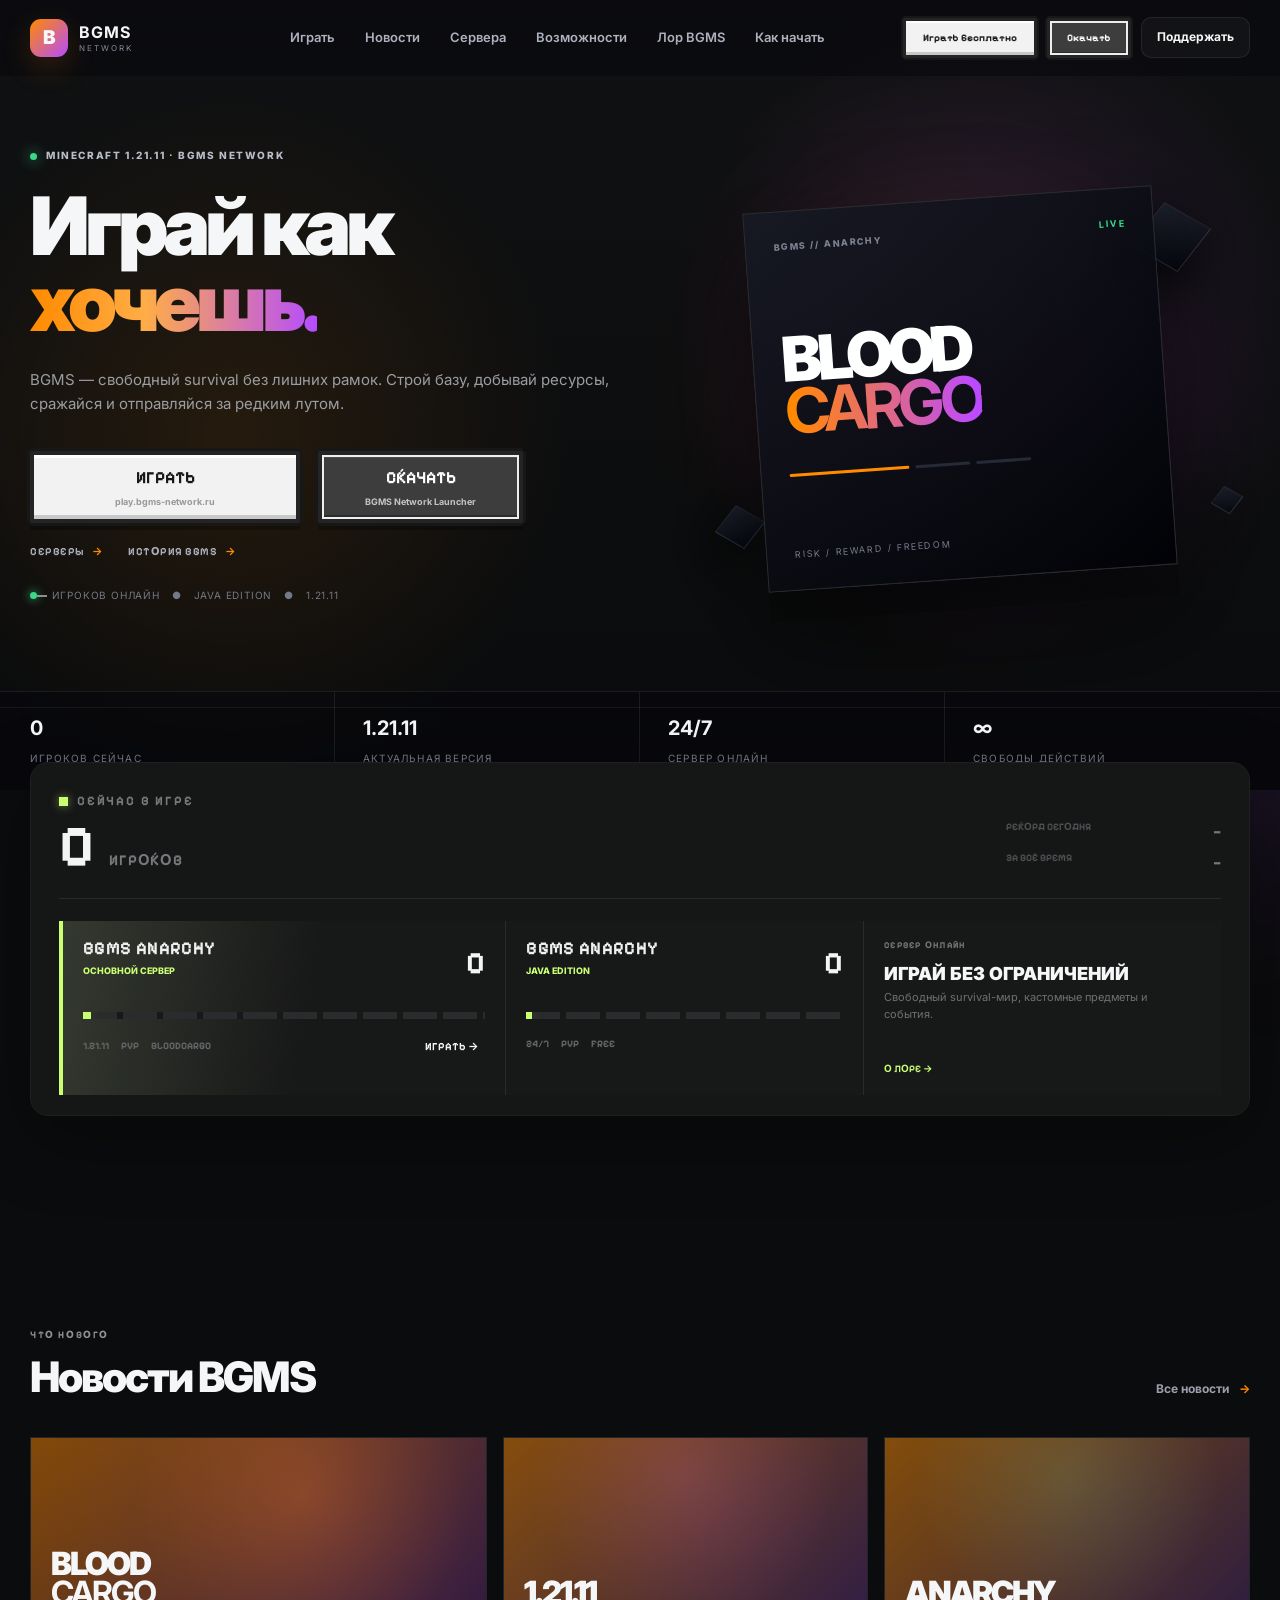
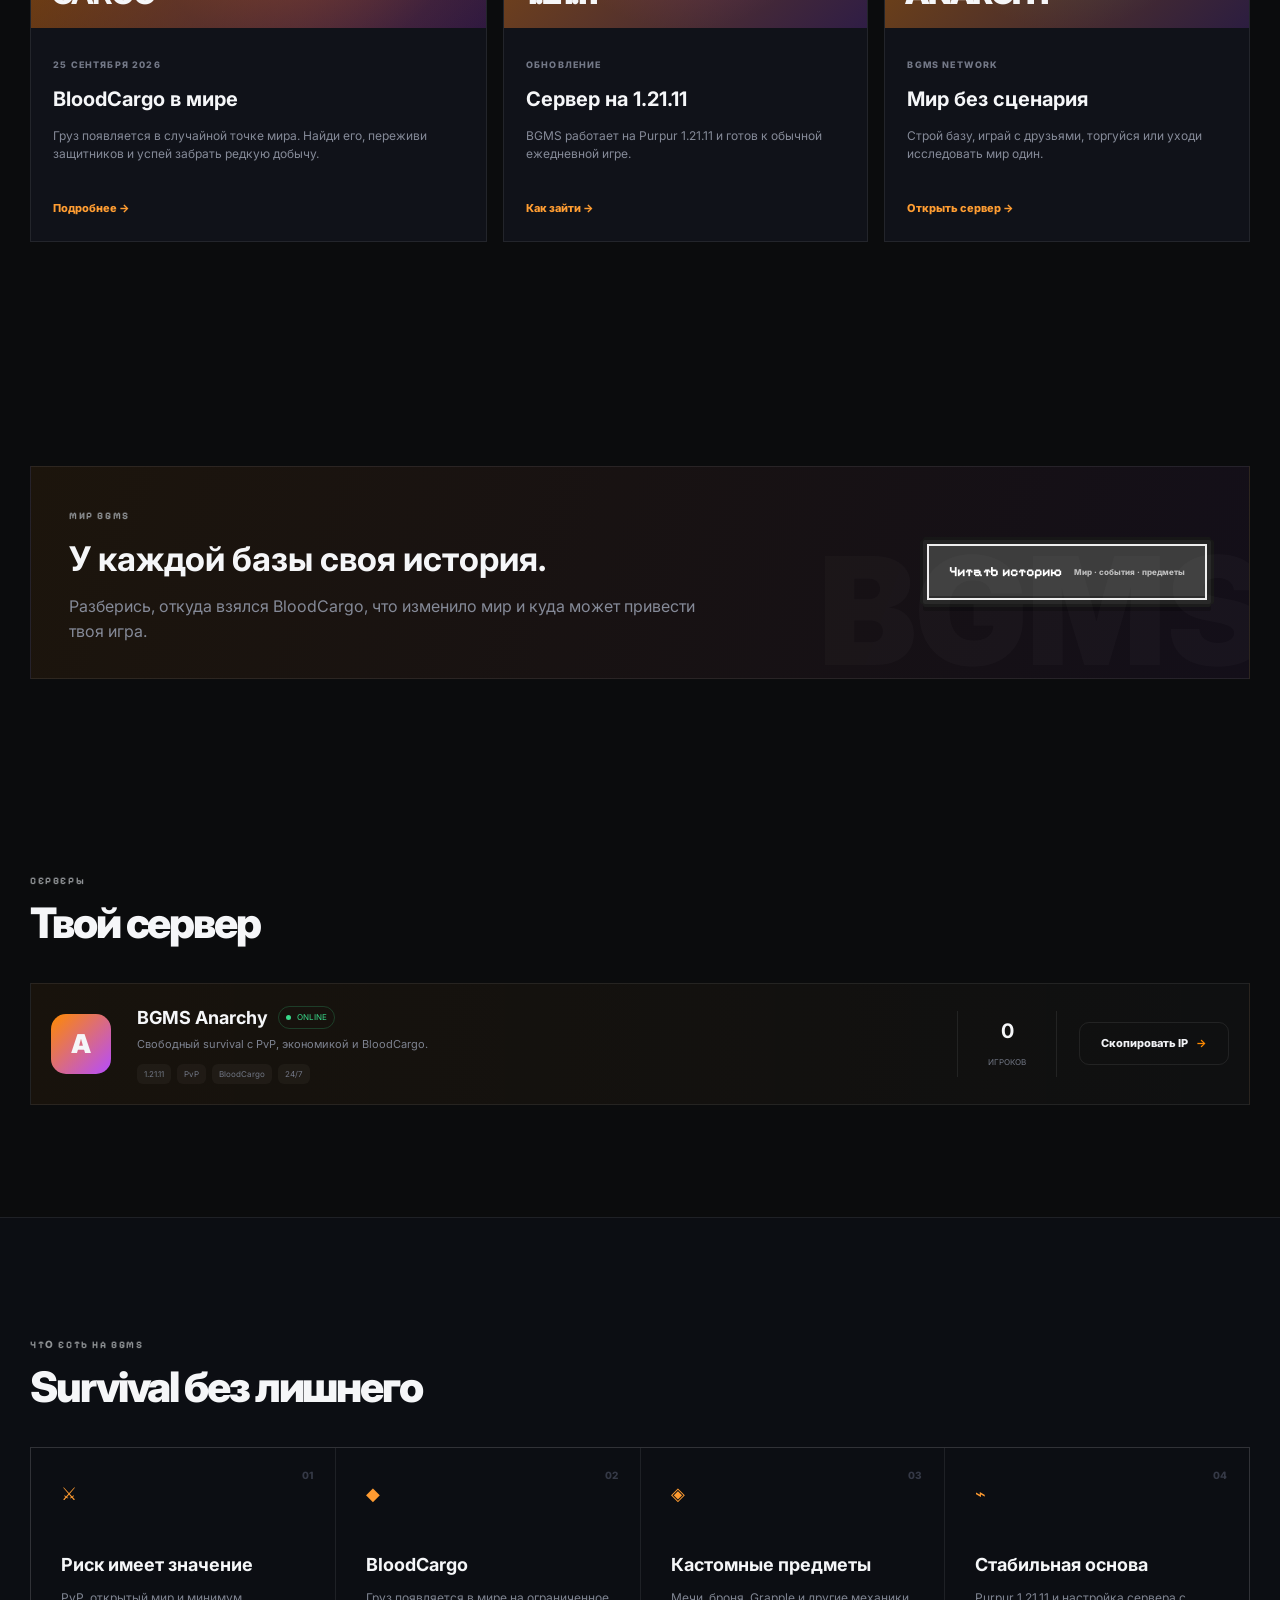
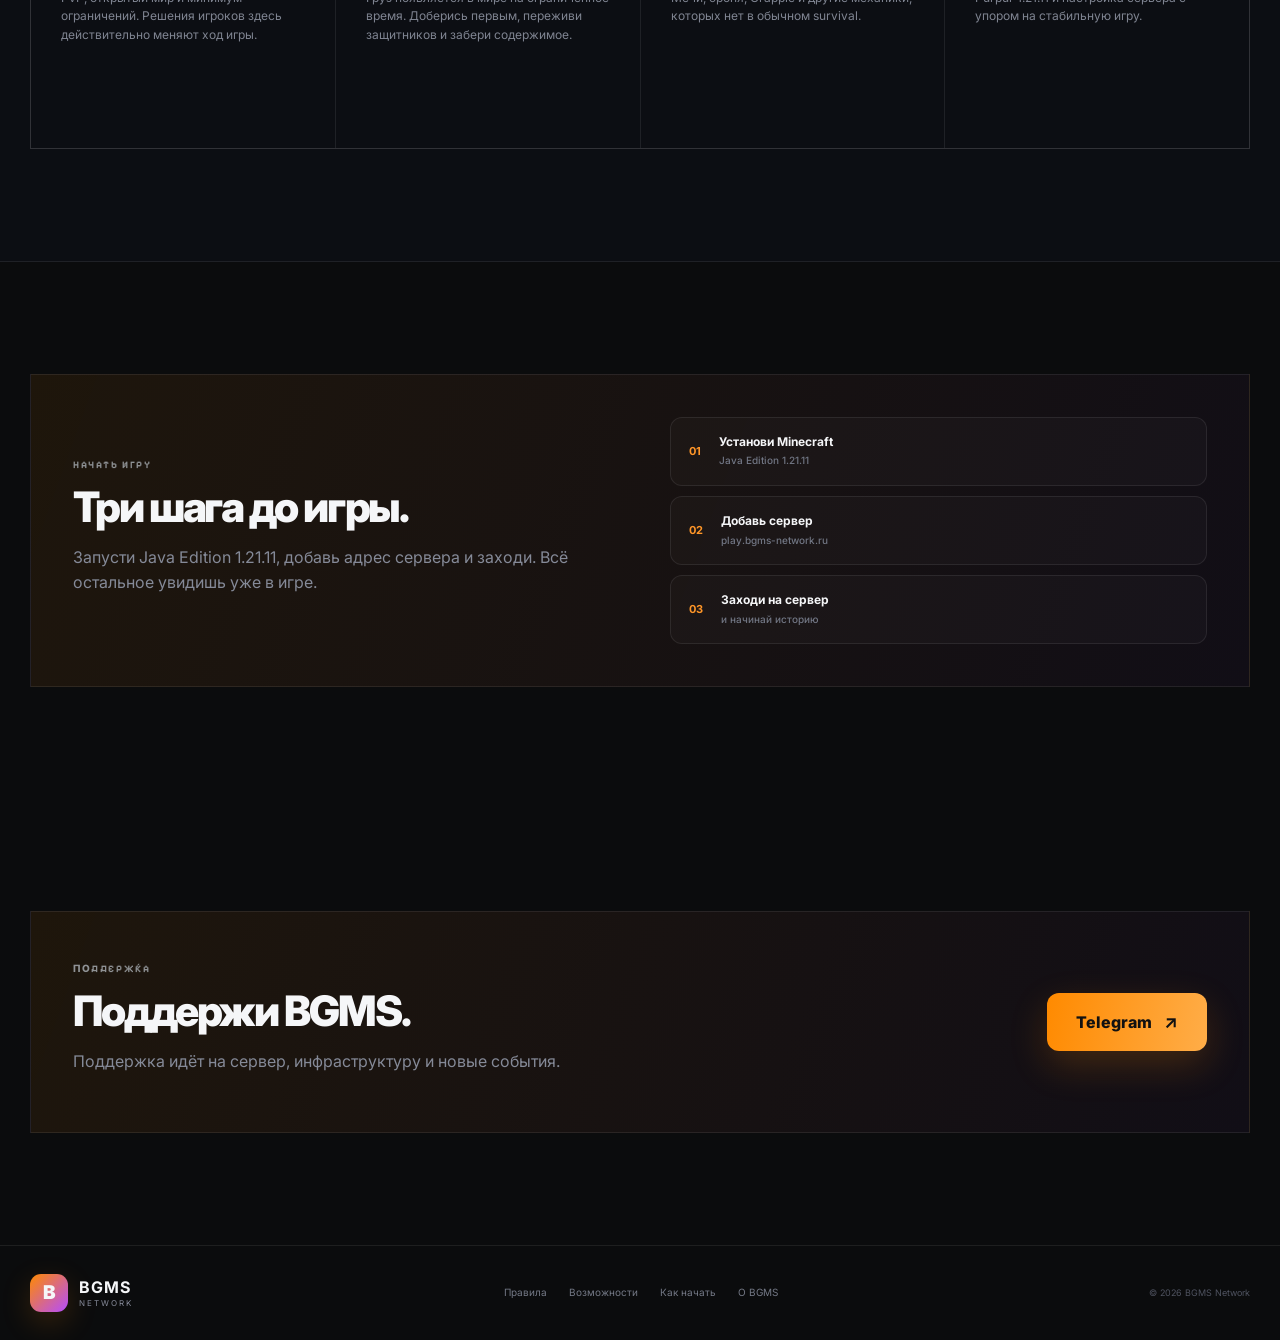
<file: index.html>
<!doctype html>
<html lang="ru">
<head>
  <meta charset="utf-8">
  <meta name="viewport" content="width=device-width,initial-scale=1">
  <title>BGMS Network — Anarchy</title>
  <meta name="description" content="BGMS Network — анархия на Minecraft 1.21.11. PvP, BloodCargo и свободный мир.">
  <meta name="theme-color" content="#0b0c12">
  <link rel="icon" href="data:image/svg+xml,%3Csvg xmlns='http://www.w3.org/2000/svg' viewBox='0 0 128 128'%3E%3Crect width='128' height='128' rx='30' fill='%230b0c12'/%3E%3Cpath d='M24 90V38h17l23 28V38h16v52H63L40 62v28z' fill='%23ff8a00'/%3E%3C/svg%3E">
  <link rel="preconnect" href="https://fonts.googleapis.com">
  <link rel="preconnect" href="https://fonts.gstatic.com" crossorigin>
  <link href="https://fonts.googleapis.com/css2?family=Inter:wght@400;500;600;700;800;900&family=Pixelify+Sans:wght@500;600;700&family=Press+Start+2P&display=swap" rel="stylesheet">
  <link rel="stylesheet" href="css/style-v2.css">
</head>
<body>
  <div class="ambient ambient-a"></div><div class="ambient ambient-b"></div>
  <header class="topbar" id="topbar">
    <div class="wrap topbar-inner">
      <a class="brand" href="#top" aria-label="BGMS Network">
        <span class="brand-mark">B</span><span><b>BGMS</b><em>NETWORK</em></span>
      </a>
      <nav class="nav" id="nav">
        <a href="#play">Играть</a><a href="#news">Новости</a><a href="#servers">Сервера</a><a href="#features">Возможности</a><a href="about.html">Лор BGMS</a><a href="#start">Как начать</a>
      </nav>
      <div class="top-actions"><a class="mini-btn pixel-btn pixel-btn-small" href="#play">Играть бесплатно</a><a class="mini-btn pixel-btn pixel-btn-small pixel-download" href="https://github.com/BGMSNetwork/BGMS.Network/releases/latest/download/BGMSNetworkSetup.exe">Скачать</a><a class="mini-btn" href="#donate">Поддержать</a><button class="burger" id="burger" aria-label="Меню"><i></i><i></i><i></i></button></div>
    </div>
  </header>

  <main id="top">
    <section class="hero" id="play">
      <div class="hero-grid"></div>
      <div class="wrap hero-inner">
        <div class="hero-copy">
          <div class="eyebrow"><span class="pulse"></span> Minecraft 1.21.11 · BGMS Network</div>
          <h1>Играй как<br><span>хочешь.</span></h1>
          <p>BGMS — свободный survival без лишних рамок. Строй базу, добывай ресурсы, сражайся и отправляйся за редким лутом.</p>
          <div class="hero-buttons minecraft-actions">
            <button class="button primary pixel-btn" id="copyIp"><span>ИГРАТЬ</span><small>play.bgms-network.ru</small></button>
            <a class="button download-btn pixel-btn" href="https://github.com/BGMSNetwork/BGMS.Network/releases/latest/download/BGMSNetworkSetup.exe"><span>СКАЧАТЬ</span><small>BGMS Network Launcher</small></a>
          </div>
          <div class="hero-secondary-actions"><a href="#servers">Серверы <b>→</b></a><a href="about.html">История BGMS <b>→</b></a></div>
          <div class="hero-meta"><span><i class="dot live"></i><b id="heroOnline">Проверяем...</b> игроков онлайн</span><span>●</span><span>Java Edition</span><span>●</span><span>1.21.11</span></div>
        </div>
        <div class="hero-art" aria-hidden="true">
          <div class="art-glow"></div><div class="cube cube-1"></div><div class="cube cube-2"></div><div class="cube cube-3"></div>
          <div class="art-panel"><div class="panel-top"><span>BGMS // ANARCHY</span><b>LIVE</b></div><div class="panel-title">BLOOD<br><strong>CARGO</strong></div><div class="panel-lines"><span></span><span></span><span></span></div><div class="panel-footer">RISK / REWARD / FREEDOM</div></div>
        </div>
      </div>
      <div class="hero-bottom"><div class="wrap stats"><div><strong id="statOnline">—</strong><span>игроков сейчас</span></div><div><strong>1.21.11</strong><span>актуальная версия</span></div><div><strong>24/7</strong><span>сервер онлайн</span></div><div><strong>∞</strong><span>свободы действий</span></div></div></div>
    </section>

    <section class="network-section" id="network">
      <div class="wrap">
        <div class="network-panel">
          <div class="network-head">
            <div>
              <span class="pixel-label"><i></i> СЕЙЧАС В ИГРЕ</span>
              <div class="network-total"><strong id="networkOnline">—</strong><span>ИГРОКОВ</span></div>
            </div>
            <div class="network-records">
              <div><span>РЕКОРД СЕГОДНЯ</span><b id="recordToday">—</b></div>
              <div><span>ЗА ВСЁ ВРЕМЯ</span><b id="recordAll">—</b></div>
            </div>
          </div>
          <div class="network-divider"></div>
          <div class="network-servers">
            <article class="network-server main-server">
              <div class="network-server-title"><div><h3>BGMS ANARCHY</h3><span>ОСНОВНОЙ СЕРВЕР</span></div><strong id="networkMainPlayers">—</strong></div>
              <div class="server-progress"><i id="mainProgress"></i></div>
              <div class="network-server-bottom"><span>1.21.11</span><span>PVP</span><span>BLOODCARGO</span><button class="server-play" id="networkJoin">ИГРАТЬ →</button></div>
            </article>
            <article class="network-server"><div class="network-server-title"><div><h3>BGMS ANARCHY</h3><span>JAVA EDITION</span></div><strong id="networkMiniPlayers">—</strong></div><div class="server-progress"><i id="miniProgress"></i></div><div class="network-server-bottom"><span>24/7</span><span>PVP</span><span>FREE</span></div></article>
            <article class="network-server network-info-card"><div><span class="pixel-label">СЕРВЕР ОНЛАЙН</span><h3>ИГРАЙ БЕЗ ОГРАНИЧЕНИЙ</h3><p>Свободный survival-мир, кастомные предметы и события.</p></div><a href="about.html">О ЛОРЕ →</a></article>
          </div>
        </div>
      </div>
    </section>

    <section class="section" id="news"><div class="wrap">
      <div class="section-head"><div><span class="label">Что нового</span><h2>Новости BGMS</h2></div><a href="#" class="all-link">Все новости <b>→</b></a></div>
      <div class="news-grid">
        <article class="news-card featured"><div class="news-art cargo"><span>BLOOD<br><b>CARGO</b></span></div><div class="news-body"><span class="date">25 СЕНТЯБРЯ 2026</span><h3>BloodCargo в мире</h3><p>Груз появляется в случайной точке мира. Найди его, переживи защитников и успей забрать редкую добычу.</p><a href="#features">Подробнее →</a></div></article>
        <article class="news-card"><div class="news-art update"><span>1.21.11</span></div><div class="news-body"><span class="date">ОБНОВЛЕНИЕ</span><h3>Сервер на 1.21.11</h3><p>BGMS работает на Purpur 1.21.11 и готов к обычной ежедневной игре.</p><a href="#start">Как зайти →</a></div></article>
        <article class="news-card"><div class="news-art survival"><span>ANARCHY</span></div><div class="news-body"><span class="date">BGMS NETWORK</span><h3>Мир без сценария</h3><p>Строй базу, играй с друзьями, торгуйся или уходи исследовать мир один.</p><a href="#servers">Открыть сервер →</a></div></article>
      </div>
    </div></section>

    <section class="section lore-teaser"><div class="wrap lore-teaser-box"><div><span class="label">Мир BGMS</span><h2>У каждой базы своя история.</h2><p>Разберись, откуда взялся BloodCargo, что изменило мир и куда может привести твоя игра.</p></div><a class="button ghost pixel-btn" href="about.html"><span>Читать историю</span><small>Мир · события · предметы</small></a></div></section>

    <section class="section compact" id="servers"><div class="wrap">
      <div class="section-head"><div><span class="label">Серверы</span><h2>Твой сервер</h2></div></div>
      <div class="server-list">
        <article class="server-card active"><div class="server-icon">A</div><div class="server-info"><div class="server-name"><h3>BGMS Anarchy</h3><span class="online-pill"><i></i> ONLINE</span></div><p>Свободный survival с PvP, экономикой и BloodCargo.</p><div class="server-tags"><span>1.21.11</span><span>PvP</span><span>BloodCargo</span><span>24/7</span></div></div><div class="server-count"><strong id="serverPlayers">—</strong><span>игроков</span></div><button class="join-server" id="joinServer">Скопировать IP <b>→</b></button></article>
      </div>
    </div></section>

    <section class="section dark-section" id="features"><div class="wrap">
      <div class="section-head"><div><span class="label">Что есть на BGMS</span><h2>Survival без лишнего</h2></div></div>
      <div class="feature-grid">
        <article><div class="feature-no">01</div><div class="feature-icon">⚔</div><h3>Риск имеет значение</h3><p>PvP, открытый мир и минимум ограничений. Решения игроков здесь действительно меняют ход игры.</p></article>
        <article><div class="feature-no">02</div><div class="feature-icon">◆</div><h3>BloodCargo</h3><p>Груз появляется в мире на ограниченное время. Доберись первым, переживи защитников и забери содержимое.</p></article>
        <article><div class="feature-no">03</div><div class="feature-icon">◈</div><h3>Кастомные предметы</h3><p>Мечи, броня, Grapple и другие механики, которых нет в обычном survival.</p></article>
        <article><div class="feature-no">04</div><div class="feature-icon">⌁</div><h3>Стабильная основа</h3><p>Purpur 1.21.11 и настройка сервера с упором на стабильную игру.</p></article>
      </div>
    </div></section>

    <section class="section start" id="start"><div class="wrap start-box"><div><span class="label">Начать игру</span><h2>Три шага до игры.</h2><p>Запусти Java Edition 1.21.11, добавь адрес сервера и заходи. Всё остальное увидишь уже в игре.</p></div><div class="start-steps"><div><b>01</b><span>Установи Minecraft<br><small>Java Edition 1.21.11</small></span></div><div><b>02</b><span>Добавь сервер<br><small>play.bgms-network.ru</small></span></div><div><b>03</b><span>Заходи на сервер<br><small>и начинай историю</small></span></div></div></div></section>

    <section class="section support" id="donate"><div class="wrap support-box"><div><span class="label">Поддержка</span><h2>Поддержи BGMS.</h2><p>Поддержка идёт на сервер, инфраструктуру и новые события.</p></div><a class="button primary" href="https://t.me/bgms_network" target="_blank" rel="noopener">Telegram <b>↗</b></a></div></section>
  </main>

  <footer><div class="wrap footer-inner"><a class="brand" href="#top"><span class="brand-mark">B</span><span><b>BGMS</b><em>NETWORK</em></span></a><div class="footer-links"><a href="#rules">Правила</a><a href="#features">Возможности</a><a href="#start">Как начать</a><a href="about.html">О BGMS</a></div><div class="copyright">© 2026 BGMS Network</div></div></footer>
  <div class="toast" id="toast">IP скопирован</div>
  <script src="js/main.js"></script>
</body>
</html>
</file>
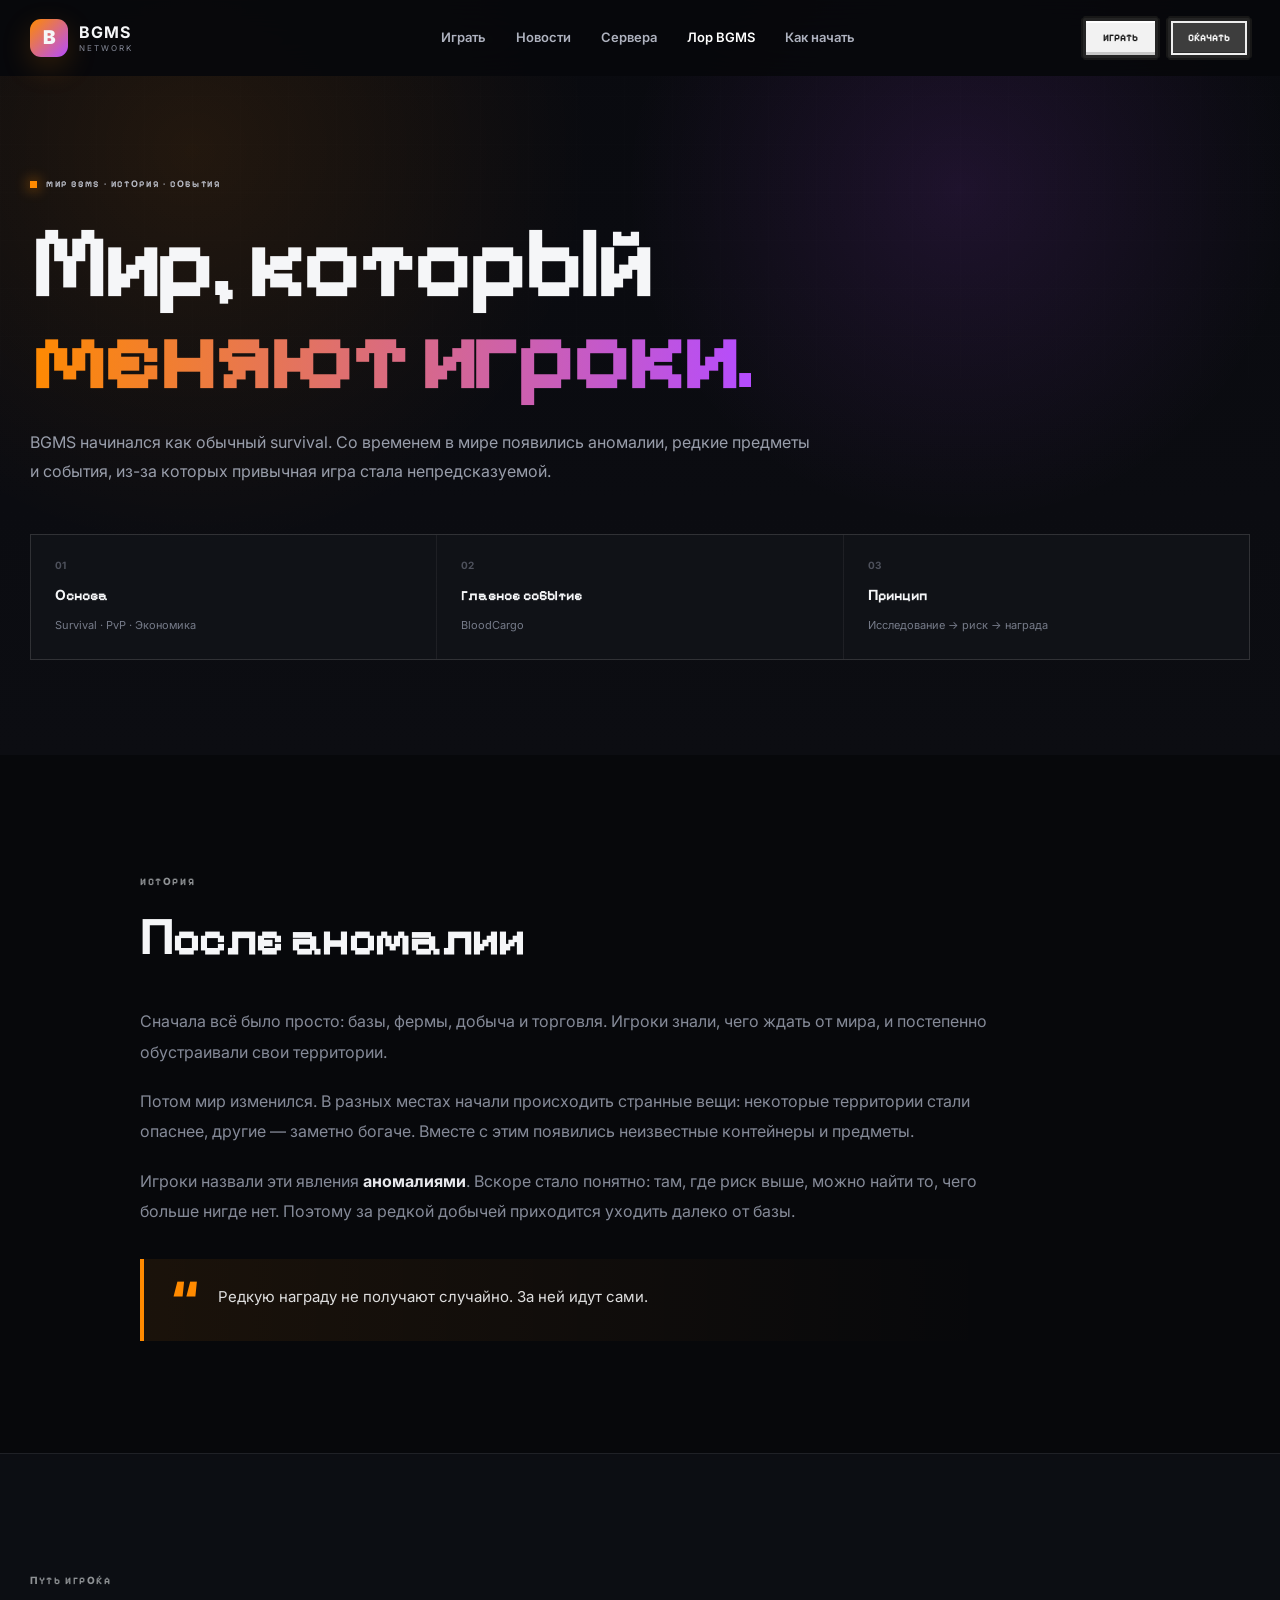
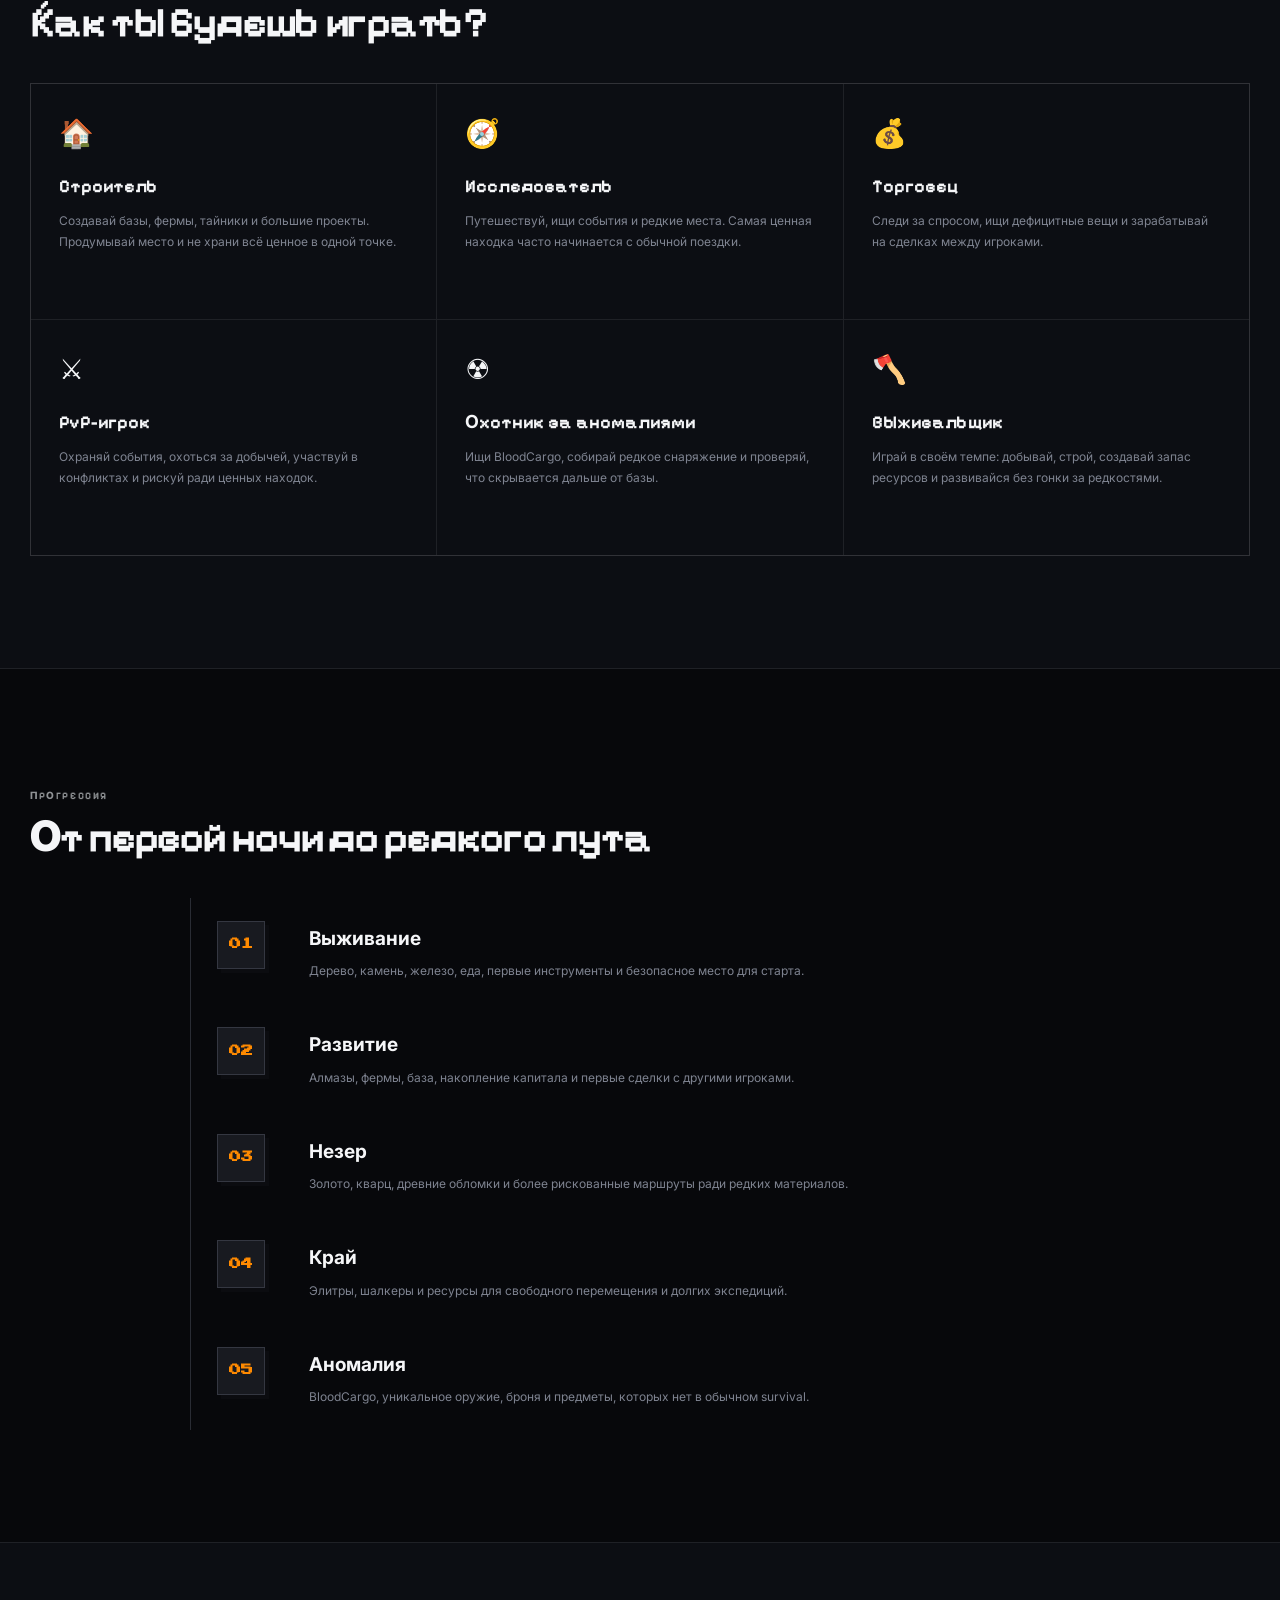
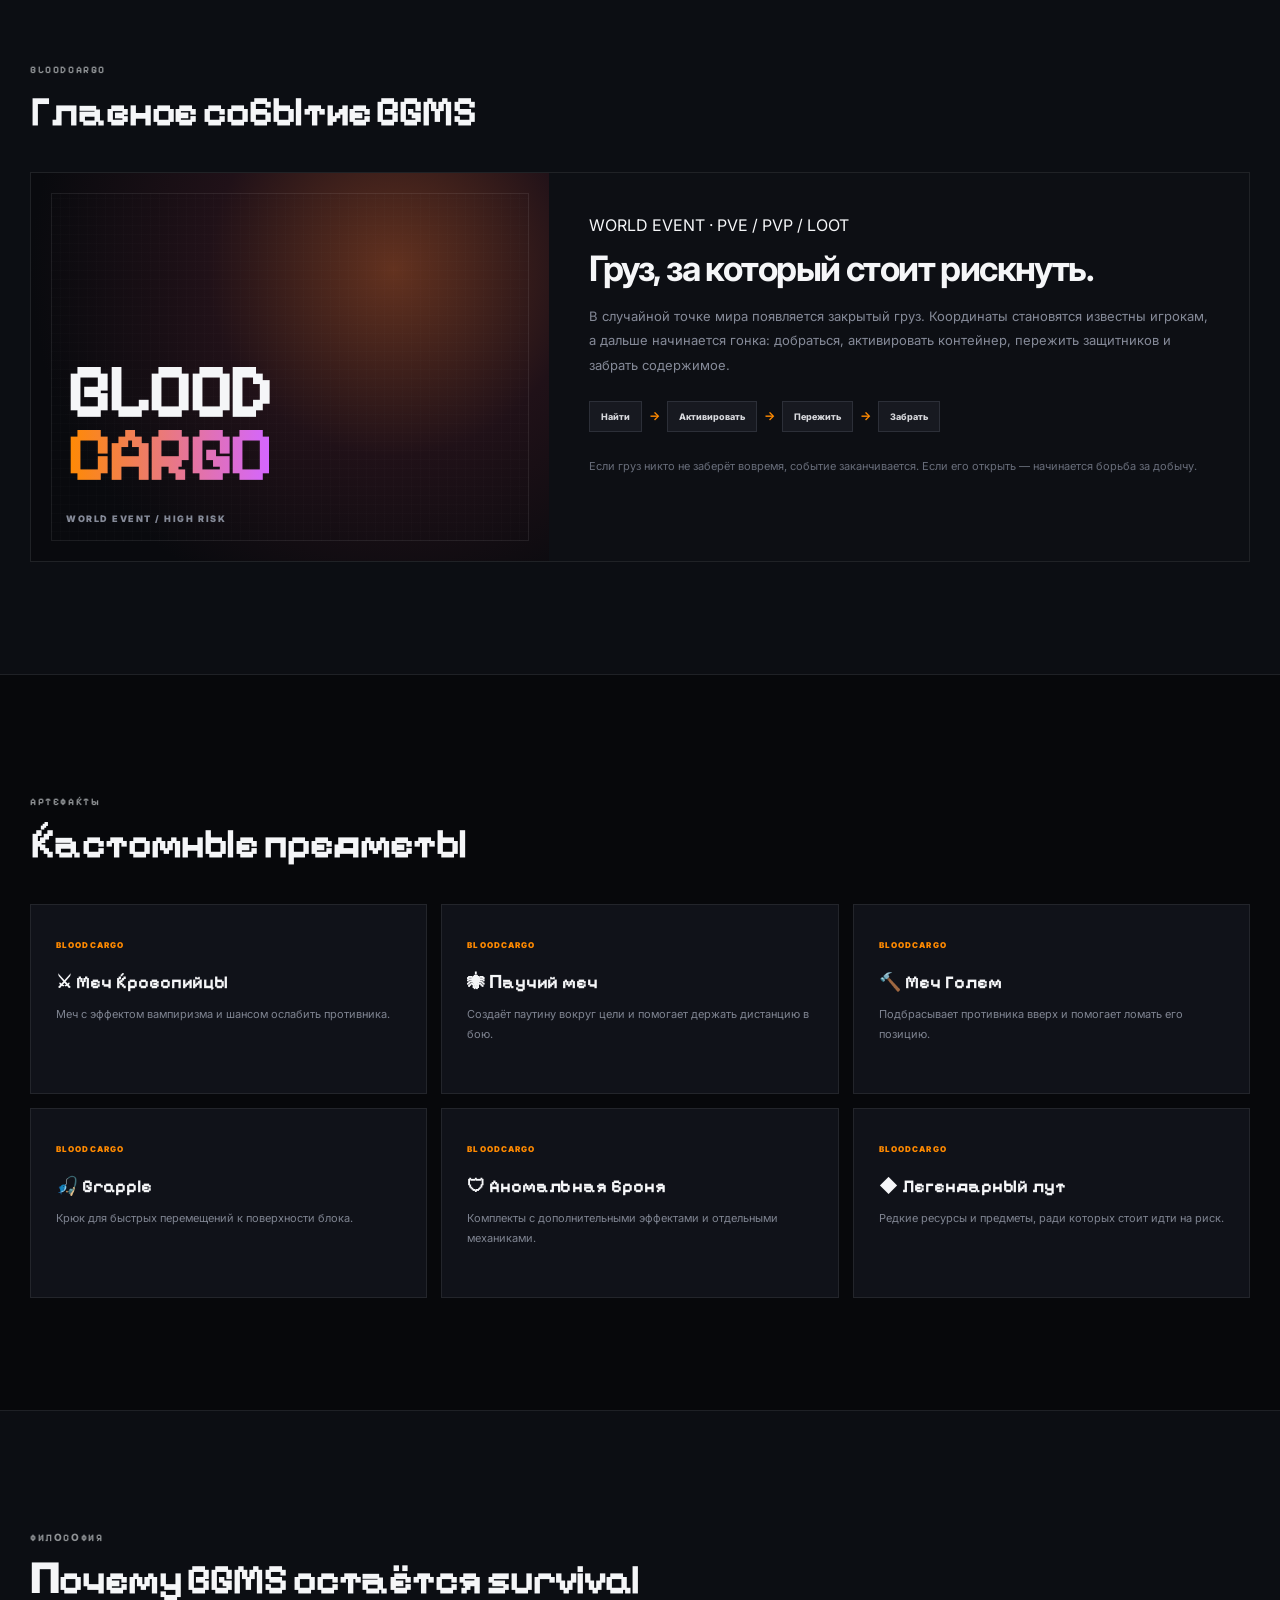
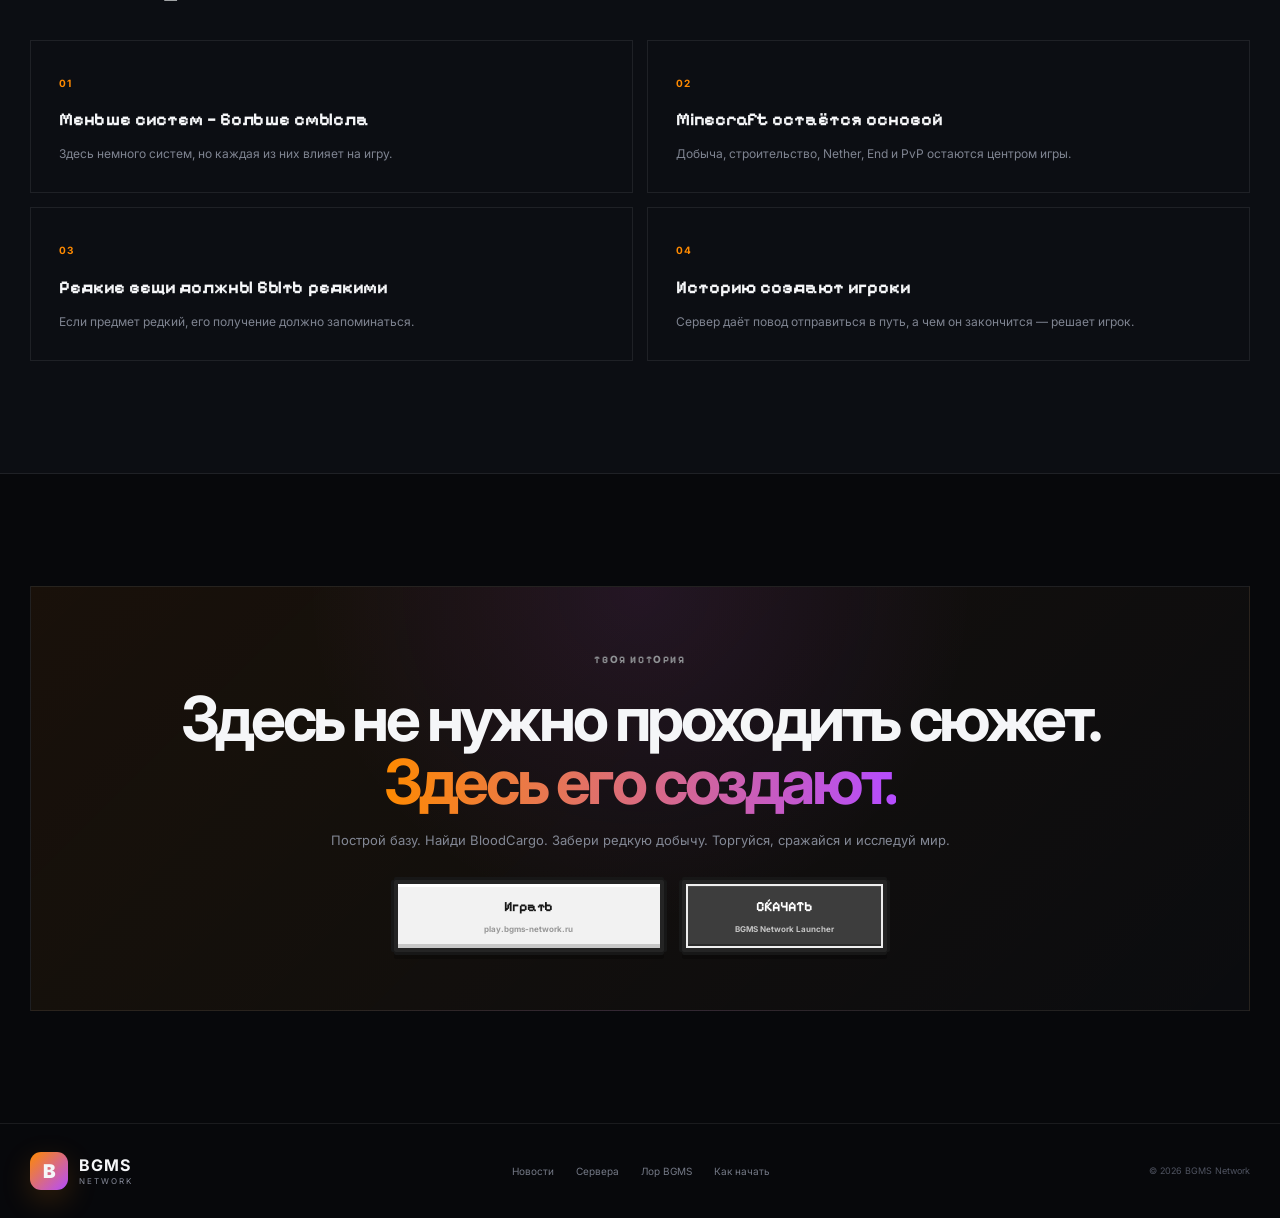
<file: about.html>
<!doctype html>
<html lang="ru">
<head>
  <meta charset="utf-8">
  <meta name="viewport" content="width=device-width,initial-scale=1">
  <title>Лор BGMS — мир, история и события</title>
  <meta name="description" content="История BGMS, аномалии, BloodCargo, предметы и путь игрока.">
  <meta name="theme-color" content="#08090d">
  <link rel="icon" href="data:image/svg+xml,%3Csvg xmlns='http://www.w3.org/2000/svg' viewBox='0 0 128 128'%3E%3Crect width='128' height='128' fill='%2308090d'/%3E%3Cpath d='M24 90V38h17l23 28V38h16v52H63L40 62v28z' fill='%23ff8a00'/%3E%3C/svg%3E">
  <link rel="preconnect" href="https://fonts.googleapis.com">
  <link rel="preconnect" href="https://fonts.gstatic.com" crossorigin>
  <link href="https://fonts.googleapis.com/css2?family=Inter:wght@400;500;600;700;800;900&family=Pixelify+Sans:wght@500;600;700&family=Press+Start+2P&display=swap" rel="stylesheet">
  <link rel="stylesheet" href="css/style-v2.css">
</head>
<body class="lore-page">
<header class="topbar scrolled" id="topbar">
  <div class="wrap topbar-inner">
    <a class="brand" href="index.html"><span class="brand-mark">B</span><span><b>BGMS</b><em>NETWORK</em></span></a>
    <nav class="nav" id="nav">
      <a href="index.html#play">Играть</a>
      <a href="index.html#news">Новости</a>
      <a href="index.html#servers">Сервера</a>
      <a class="active" href="about.html">Лор BGMS</a>
      <a href="index.html#start">Как начать</a>
    </nav>
    <div class="top-actions">
      <a class="mini-btn pixel-btn pixel-btn-small" href="index.html#play">ИГРАТЬ</a>
      <a class="mini-btn pixel-btn pixel-btn-small pixel-download" href="https://github.com/BGMSNetwork/BGMS.Network/releases/latest/download/BGMSNetworkSetup.exe">СКАЧАТЬ</a>
      <button class="burger" id="burger" aria-label="Меню"><i></i><i></i><i></i></button>
    </div>
  </div>
</header>

<main>
  <section class="lore-hero-v2">
    <div class="lore-grid-bg"></div>
    <div class="wrap lore-hero-inner-v2">
      <span class="lore-kicker"><i></i> МИР BGMS · ИСТОРИЯ · СОБЫТИЯ</span>
      <h1>Мир, который<br><span>меняют игроки.</span></h1>
      <p class="lore-lead-v2">BGMS начинался как обычный survival. Со временем в мире появились аномалии, редкие предметы и события, из-за которых привычная игра стала непредсказуемой.</p>
      <div class="lore-quick-grid-v2">
        <div><b>01</b><strong>Основа</strong><span>Survival · PvP · Экономика</span></div>
        <div><b>02</b><strong>Главное событие</strong><span>BloodCargo</span></div>
        <div><b>03</b><strong>Принцип</strong><span>Исследование → риск → награда</span></div>
      </div>
    </div>
  </section>

  <section class="section">
    <div class="wrap lore-narrow-v2">
      <span class="label">История</span>
      <h2 class="lore-section-title">После аномалии</h2>
      <div class="lore-copy-v2">
        <p>Сначала всё было просто: базы, фермы, добыча и торговля. Игроки знали, чего ждать от мира, и постепенно обустраивали свои территории.</p>
        <p>Потом мир изменился. В разных местах начали происходить странные вещи: некоторые территории стали опаснее, другие — заметно богаче. Вместе с этим появились неизвестные контейнеры и предметы.</p>
        <p>Игроки назвали эти явления <strong>аномалиями</strong>. Вскоре стало понятно: там, где риск выше, можно найти то, чего больше нигде нет. Поэтому за редкой добычей приходится уходить далеко от базы.</p>
        <div class="lore-quote"><span>“</span><p>Редкую награду не получают случайно. За ней идут сами.</p></div>
      </div>
    </div>
  </section>

  <section class="section dark-section">
    <div class="wrap">
      <div class="section-head"><div><span class="label">Путь игрока</span><h2>Как ты будешь играть?</h2></div></div>
      <div class="lore-path-grid">
        <article><span>🏠</span><h3>Строитель</h3><p>Создавай базы, фермы, тайники и большие проекты. Продумывай место и не храни всё ценное в одной точке.</p></article>
        <article><span>🧭</span><h3>Исследователь</h3><p>Путешествуй, ищи события и редкие места. Самая ценная находка часто начинается с обычной поездки.</p></article>
        <article><span>💰</span><h3>Торговец</h3><p>Следи за спросом, ищи дефицитные вещи и зарабатывай на сделках между игроками.</p></article>
        <article><span>⚔️</span><h3>PvP-игрок</h3><p>Охраняй события, охоться за добычей, участвуй в конфликтах и рискуй ради ценных находок.</p></article>
        <article><span>☢️</span><h3>Охотник за аномалиями</h3><p>Ищи BloodCargo, собирай редкое снаряжение и проверяй, что скрывается дальше от базы.</p></article>
        <article><span>🪓</span><h3>Выживальщик</h3><p>Играй в своём темпе: добывай, строй, создавай запас ресурсов и развивайся без гонки за редкостями.</p></article>
      </div>
    </div>
  </section>

  <section class="section">
    <div class="wrap">
      <div class="section-head"><div><span class="label">Прогрессия</span><h2>От первой ночи до редкого лута</h2></div></div>
      <div class="lore-timeline">
        <article><b>01</b><div><h3>Выживание</h3><p>Дерево, камень, железо, еда, первые инструменты и безопасное место для старта.</p></div></article>
        <article><b>02</b><div><h3>Развитие</h3><p>Алмазы, фермы, база, накопление капитала и первые сделки с другими игроками.</p></div></article>
        <article><b>03</b><div><h3>Незер</h3><p>Золото, кварц, древние обломки и более рискованные маршруты ради редких материалов.</p></div></article>
        <article><b>04</b><div><h3>Край</h3><p>Элитры, шалкеры и ресурсы для свободного перемещения и долгих экспедиций.</p></div></article>
        <article><b>05</b><div><h3>Аномалия</h3><p>BloodCargo, уникальное оружие, броня и предметы, которых нет в обычном survival.</p></div></article>
      </div>
    </div>
  </section>

  <section class="section dark-section">
    <div class="wrap">
      <div class="section-head"><div><span class="label">BloodCargo</span><h2>Главное событие BGMS</h2></div></div>
      <div class="blood-lore-card">
        <div class="blood-lore-art"><span>BLOOD<br><strong>CARGO</strong></span><small>WORLD EVENT / HIGH RISK</small></div>
        <div class="blood-lore-copy">
          <span class="event-kicker">WORLD EVENT · PVE / PVP / LOOT</span>
          <h3>Груз, за который стоит рискнуть.</h3>
          <p>В случайной точке мира появляется закрытый груз. Координаты становятся известны игрокам, а дальше начинается гонка: добраться, активировать контейнер, пережить защитников и забрать содержимое.</p>
          <div class="event-flow-v2"><span>Найти</span><b>→</b><span>Активировать</span><b>→</b><span>Пережить</span><b>→</b><span>Забрать</span></div>
          <p class="muted">Если груз никто не заберёт вовремя, событие заканчивается. Если его открыть — начинается борьба за добычу.</p>
        </div>
      </div>
    </div>
  </section>

  <section class="section">
    <div class="wrap">
      <div class="section-head"><div><span class="label">Артефакты</span><h2>Кастомные предметы</h2></div></div>
      <div class="relic-grid-v2">
        <article><span>BLOODCARGO</span><h3>⚔ Меч Кровопийцы</h3><p>Меч с эффектом вампиризма и шансом ослабить противника.</p></article>
        <article><span>BLOODCARGO</span><h3>🕷 Паучий меч</h3><p>Создаёт паутину вокруг цели и помогает держать дистанцию в бою.</p></article>
        <article><span>BLOODCARGO</span><h3>🔨 Меч Голем</h3><p>Подбрасывает противника вверх и помогает ломать его позицию.</p></article>
        <article><span>BLOODCARGO</span><h3>🎣 Grapple</h3><p>Крюк для быстрых перемещений к поверхности блока.</p></article>
        <article><span>BLOODCARGO</span><h3>🛡 Аномальная броня</h3><p>Комплекты с дополнительными эффектами и отдельными механиками.</p></article>
        <article><span>BLOODCARGO</span><h3>◆ Легендарный лут</h3><p>Редкие ресурсы и предметы, ради которых стоит идти на риск.</p></article>
      </div>
    </div>
  </section>

  <section class="section dark-section">
    <div class="wrap">
      <div class="section-head"><div><span class="label">Философия</span><h2>Почему BGMS остаётся survival</h2></div></div>
      <div class="principles-v2">
        <article><b>01</b><h3>Меньше систем — больше смысла</h3><p>Здесь немного систем, но каждая из них влияет на игру.</p></article>
        <article><b>02</b><h3>Minecraft остаётся основой</h3><p>Добыча, строительство, Nether, End и PvP остаются центром игры.</p></article>
        <article><b>03</b><h3>Редкие вещи должны быть редкими</h3><p>Если предмет редкий, его получение должно запоминаться.</p></article>
        <article><b>04</b><h3>Историю создают игроки</h3><p>Сервер даёт повод отправиться в путь, а чем он закончится — решает игрок.</p></article>
      </div>
    </div>
  </section>

  <section class="section lore-final"><div class="wrap lore-final-box"><span class="label">ТВОЯ ИСТОРИЯ</span><h2>Здесь не нужно проходить сюжет.<br><span>Здесь его создают.</span></h2><p>Построй базу. Найди BloodCargo. Забери редкую добычу. Торгуйся, сражайся и исследуй мир.</p><div class="hero-buttons minecraft-actions"><a class="button primary pixel-btn" href="index.html#play"><span>Играть</span><small>play.bgms-network.ru</small></a><a class="button download-btn pixel-btn" href="https://github.com/BGMSNetwork/BGMS.Network/releases/latest/download/BGMSNetworkSetup.exe"><span>СКАЧАТЬ</span><small>BGMS Network Launcher</small></a></div></div></section>
</main>
<footer><div class="wrap footer-inner"><a class="brand" href="index.html"><span class="brand-mark">B</span><span><b>BGMS</b><em>NETWORK</em></span></a><div class="footer-links"><a href="index.html#news">Новости</a><a href="index.html#servers">Сервера</a><a href="about.html">Лор BGMS</a><a href="index.html#start">Как начать</a></div><div class="copyright">© 2026 BGMS Network</div></div></footer>
<script src="js/main.js"></script>
</body>
</html>
</file>
<file: css/style-v2.css>
:root{--bg:#08090d;--panel:#101219;--panel2:#14161e;--text:#f5f6f8;--muted:#9499a8;--line:rgba(255,255,255,.08);--orange:#ff8a00;--purple:#b54cff;--green:#39d98a;--max:1220px}*{box-sizing:border-box}html{scroll-behavior:smooth}body{margin:0;background:var(--bg);color:var(--text);font-family:Inter,system-ui,sans-serif;line-height:1.55;overflow-x:hidden}a{text-decoration:none;color:inherit}button{font:inherit}.wrap{width:min(calc(100% - 48px),var(--max));margin:auto}.ambient{position:fixed;width:520px;height:520px;border-radius:50%;filter:blur(110px);opacity:.12;pointer-events:none;z-index:-1}.ambient-a{background:var(--orange);top:-180px;left:-180px}.ambient-b{background:var(--purple);right:-180px;top:38%}.topbar{position:fixed;z-index:50;top:0;left:0;right:0;height:76px;background:rgba(8,9,13,.55);backdrop-filter:blur(18px);border-bottom:1px solid transparent;transition:.25s}.topbar.scrolled{background:rgba(8,9,13,.9);border-color:var(--line)}.topbar-inner{height:100%;display:flex;align-items:center;justify-content:space-between}.brand{display:flex;align-items:center;gap:11px}.brand-mark{width:38px;height:38px;display:grid;place-items:center;border-radius:11px;background:linear-gradient(135deg,var(--orange),var(--purple));font-weight:900;font-size:19px;box-shadow:0 10px 30px rgba(255,138,0,.18)}.brand span:last-child{display:flex;flex-direction:column;line-height:1}.brand b{font-size:16px;letter-spacing:.06em}.brand em{font-style:normal;font-size:8px;color:#858998;letter-spacing:.24em;margin-top:4px}.nav{display:flex;gap:30px;margin-left:80px}.nav a{font-size:13px;color:#aeb2bf;font-weight:600;transition:.2s}.nav a:hover{color:#fff}.top-actions{display:flex;gap:12px;align-items:center}.mini-btn{font-size:12px;font-weight:700;padding:10px 15px;border:1px solid var(--line);border-radius:10px;background:rgba(255,255,255,.035)}.burger{display:none;background:none;border:0}.hero{min-height:780px;position:relative;overflow:hidden;padding-top:76px;background:radial-gradient(circle at 76% 40%,rgba(181,76,255,.12),transparent 30%),radial-gradient(circle at 25% 50%,rgba(255,138,0,.09),transparent 30%)}.hero-grid{position:absolute;inset:0;opacity:.24;background-image:linear-gradient(rgba(255,255,255,.04) 1px,transparent 1px),linear-gradient(90deg,rgba(255,255,255,.04) 1px,transparent 1px);background-size:72px 72px;mask-image:linear-gradient(to bottom,#000,transparent 85%)}.hero-inner{min-height:630px;display:grid;grid-template-columns:1.05fr .95fr;align-items:center;position:relative}.hero-copy{padding:80px 0}.eyebrow,.label{color:#b9bdc9;text-transform:uppercase;letter-spacing:.16em;font-size:10px;font-weight:800}.eyebrow{display:flex;align-items:center;gap:9px;margin-bottom:24px}.pulse,.dot{width:7px;height:7px;border-radius:50%;display:inline-block}.pulse{background:var(--green);box-shadow:0 0 14px var(--green)}h1{font-size:clamp(52px,7vw,92px);line-height:.94;letter-spacing:-.065em;margin:0 0 28px;font-weight:900}h1 span{background:linear-gradient(90deg,var(--orange),#ffad47 40%,var(--purple));-webkit-background-clip:text;background-clip:text;color:transparent}.hero-copy>p{max-width:610px;color:#a2a6b3;font-size:16px;margin:0 0 34px}.hero-buttons{display:flex;gap:12px;flex-wrap:wrap}.button{min-height:58px;padding:0 23px;border-radius:12px;border:1px solid var(--line);display:inline-flex;align-items:center;justify-content:center;gap:12px;font-weight:800;cursor:pointer;transition:.2s}.button:hover{transform:translateY(-2px)}.button.primary{border:0;color:#111;background:linear-gradient(100deg,var(--orange),#ffad48);box-shadow:0 14px 38px rgba(255,138,0,.2)}.button.primary small{font-size:10px;opacity:.7;font-weight:700}.button.ghost{background:rgba(255,255,255,.035);color:#d7d9df}.button b{font-size:18px}.hero-meta{display:flex;gap:12px;align-items:center;color:#747987;font-size:10px;text-transform:uppercase;letter-spacing:.08em;margin-top:28px}.hero-meta b{color:#dfe2e8}.dot.live{background:var(--green);box-shadow:0 0 10px var(--green)}.hero-art{height:500px;position:relative;display:grid;place-items:center}.art-glow{position:absolute;width:320px;height:320px;border-radius:50%;background:linear-gradient(135deg,var(--orange),var(--purple));filter:blur(100px);opacity:.23}.art-panel{position:relative;width:min(430px,90%);aspect-ratio:1.08;background:linear-gradient(145deg,rgba(30,32,42,.94),rgba(9,10,14,.92));border:1px solid rgba(255,255,255,.13);border-radius:26px;padding:28px;box-shadow:0 40px 100px rgba(0,0,0,.55),inset 0 1px rgba(255,255,255,.07);transform:rotate(-5deg)}.panel-top{display:flex;justify-content:space-between;color:#7e8290;font-size:9px;font-weight:800;letter-spacing:.16em}.panel-top b{color:var(--green)}.panel-title{font-size:68px;line-height:.84;font-weight:900;letter-spacing:-.07em;margin-top:80px}.panel-title strong{background:linear-gradient(90deg,var(--orange),var(--purple));-webkit-background-clip:text;color:transparent}.panel-lines{display:flex;gap:6px;margin-top:36px}.panel-lines span{height:3px;border-radius:3px;background:#2c303b;width:55px}.panel-lines span:first-child{background:var(--orange);width:120px}.panel-footer{position:absolute;bottom:28px;font-size:9px;color:#777c8a;letter-spacing:.18em}.cube{position:absolute;width:54px;height:54px;background:linear-gradient(135deg,#252833,#11131a);border:1px solid rgba(255,255,255,.1);transform:rotate(30deg) skew(-8deg);box-shadow:0 20px 50px #000}.cube-1{right:9%;top:12%}.cube-2{left:9%;bottom:17%;width:34px;height:34px}.cube-3{right:2%;bottom:24%;width:22px;height:22px}.hero-bottom{position:absolute;bottom:0;left:0;right:0;border-top:1px solid var(--line);background:rgba(8,9,13,.55);backdrop-filter:blur(12px)}.stats{display:grid;grid-template-columns:repeat(4,1fr)}.stats div{padding:21px 28px;border-right:1px solid var(--line)}.stats div:first-child{padding-left:0}.stats div:last-child{border:0}.stats strong{display:block;font-size:20px}.stats span{color:#777c89;font-size:10px;text-transform:uppercase;letter-spacing:.12em}.section{padding:105px 0}.section.compact{padding-top:75px}.dark-section{background:#0c0e13;border-top:1px solid var(--line);border-bottom:1px solid var(--line)}.section-head{display:flex;justify-content:space-between;align-items:end;margin-bottom:38px}.section-head h2,.start-box h2,.support-box h2{font-size:42px;letter-spacing:-.045em;margin:10px 0 0;line-height:1.05}.label{color:#ff9c2e}.all-link{color:#9b9fad;font-size:12px;font-weight:700}.all-link b{color:var(--orange);margin-left:7px}.news-grid{display:grid;grid-template-columns:1.25fr 1fr 1fr;gap:16px}.news-card{background:var(--panel);border:1px solid var(--line);border-radius:17px;overflow:hidden;transition:.25s}.news-card:hover{transform:translateY(-4px);border-color:rgba(255,138,0,.25)}.news-art{height:190px;display:flex;align-items:flex-end;padding:20px;position:relative;overflow:hidden}.news-art:before{content:"";position:absolute;inset:0;background:linear-gradient(135deg,rgba(255,138,0,.65),rgba(181,76,255,.25));opacity:.75}.news-art span{position:relative;font-size:32px;font-weight:900;line-height:.9;letter-spacing:-.06em}.news-art.cargo{background:radial-gradient(circle at 60% 30%,#5a2e1b,#171018 55%,#08090d)}.news-art.update{background:radial-gradient(circle at 50% 20%,#39234b,#10121a 65%)}.news-art.survival{background:radial-gradient(circle at 50% 20%,#183d36,#0c1214 65%)}.news-body{padding:22px}.date{font-size:9px;color:#737887;font-weight:800;letter-spacing:.13em}.news-body h3{margin:9px 0;font-size:20px}.news-body p{font-size:12px;color:#858a98;min-height:55px}.news-body a{font-size:11px;font-weight:800;color:#ff9d32}.server-list{display:grid;gap:12px}.server-card{display:grid;grid-template-columns:64px 1fr 100px 150px;align-items:center;gap:22px;padding:20px;background:linear-gradient(90deg,rgba(255,138,0,.055),rgba(255,255,255,.02));border:1px solid var(--line);border-radius:16px}.server-icon{width:60px;height:60px;display:grid;place-items:center;border-radius:15px;background:linear-gradient(135deg,var(--orange),var(--purple));font-size:26px;font-weight:900}.server-name{display:flex;align-items:center;gap:10px}.server-name h3{margin:0;font-size:18px}.online-pill{font-size:8px;color:var(--green);border:1px solid rgba(57,217,138,.22);border-radius:99px;padding:4px 7px}.online-pill i{display:inline-block;width:5px;height:5px;border-radius:50%;background:var(--green);margin-right:4px}.server-info p{margin:5px 0 10px;color:#7e8390;font-size:11px}.server-tags{display:flex;gap:6px;flex-wrap:wrap}.server-tags span{padding:4px 7px;border-radius:6px;background:rgba(255,255,255,.04);color:#737886;font-size:8px}.server-count{text-align:center;border-left:1px solid var(--line);border-right:1px solid var(--line);padding:5px}.server-count strong{display:block;font-size:20px}.server-count span{font-size:8px;color:#717684;text-transform:uppercase}.join-server{background:transparent;color:#f1f2f5;border:1px solid var(--line);border-radius:10px;padding:12px;cursor:pointer;font-weight:800;font-size:11px}.join-server b{color:var(--orange);margin-left:6px}.feature-grid{display:grid;grid-template-columns:repeat(4,1fr);gap:1px;background:var(--line);border:1px solid var(--line);border-radius:17px;overflow:hidden}.feature-grid article{background:#0c0e13;padding:30px;min-height:285px;position:relative}.feature-no{position:absolute;right:22px;top:20px;color:#353946;font-size:10px;font-weight:800}.feature-icon{font-size:26px;color:#ff9b31;margin-bottom:45px}.feature-grid h3{font-size:18px;margin:0 0 10px}.feature-grid p{font-size:12px;color:#7f8491;margin:0}.start-box,.support-box{border:1px solid var(--line);border-radius:22px;background:linear-gradient(110deg,rgba(255,138,0,.08),rgba(181,76,255,.04));padding:42px;display:grid;grid-template-columns:1fr 1fr;gap:60px;align-items:center}.start-box p,.support-box p{color:#858a98;max-width:500px}.start-steps{display:grid;gap:10px}.start-steps div{display:flex;align-items:center;gap:18px;border:1px solid var(--line);background:rgba(255,255,255,.025);padding:15px 18px;border-radius:12px}.start-steps b{color:#ff9628;font-size:11px}.start-steps span{font-size:12px;font-weight:700}.start-steps small{color:#727785;font-weight:500}.support{padding-top:0}.support-box{grid-template-columns:1fr auto}.support-box .button{min-width:160px}footer{border-top:1px solid var(--line);padding:28px 0}.footer-inner{display:flex;align-items:center;justify-content:space-between}.footer-links{display:flex;gap:22px;color:#747986;font-size:10px}.copyright{font-size:9px;color:#4f5360}.toast{position:fixed;z-index:100;bottom:28px;left:50%;transform:translate(-50%,20px);padding:11px 16px;border-radius:10px;background:#181b23;border:1px solid var(--line);font-size:11px;opacity:0;pointer-events:none;transition:.25s}.toast.show{opacity:1;transform:translate(-50%,0)}
@media(max-width:900px){.nav{margin-left:20px;gap:16px}.hero-inner{grid-template-columns:1fr}.hero-art{display:none}.hero-copy{padding:90px 0 150px}.hero{min-height:720px}.news-grid{grid-template-columns:1fr 1fr}.news-card.featured{grid-column:1/-1}.feature-grid{grid-template-columns:1fr 1fr}.start-box,.support-box{grid-template-columns:1fr}.server-card{grid-template-columns:55px 1fr 90px}.join-server{grid-column:2/-1}.stats div{padding:16px}.footer-inner{flex-wrap:wrap;gap:20px}}
@media(max-width:680px){.wrap{width:min(calc(100% - 28px),var(--max))}.topbar{height:64px}.nav{display:none;position:absolute;top:64px;left:0;right:0;margin:0;padding:18px;background:rgba(8,9,13,.97);border-bottom:1px solid var(--line);flex-direction:column;gap:18px}.nav.open{display:flex}.mini-btn{display:none}.burger{display:flex;width:38px;height:38px;flex-direction:column;justify-content:center;gap:5px;padding:10px}.burger i{height:2px;background:#fff;border-radius:2px}.hero{padding-top:64px;min-height:720px}.hero-copy{padding:72px 0 130px}h1{font-size:54px}.hero-copy>p{font-size:14px}.hero-buttons{flex-direction:column}.button{width:100%}.hero-meta{flex-wrap:wrap}.stats{grid-template-columns:1fr 1fr}.stats div{border-bottom:1px solid var(--line);padding:14px 10px}.stats div:nth-child(2){border-right:0}.stats div:first-child{padding-left:10px}.section{padding:75px 0}.section-head{align-items:start;gap:15px}.section-head h2,.start-box h2,.support-box h2{font-size:31px}.news-grid,.feature-grid{grid-template-columns:1fr}.news-card.featured{grid-column:auto}.server-card{grid-template-columns:50px 1fr}.server-count{display:none}.join-server{grid-column:1/-1}.start-box,.support-box{padding:25px;gap:30px}.footer-inner{align-items:flex-start;flex-direction:column}.footer-links{flex-wrap:wrap}.copyright{margin-top:4px}}


.pixel-btn{
  position:relative;
  border-radius:0 !important;
  border:3px solid #24242a !important;
  background:#3a3a3a !important;
  color:#fff !important;
  box-shadow:
    inset 0 3px 0 rgba(255,255,255,.22),
    inset 0 -4px 0 rgba(0,0,0,.34),
    4px 0 0 #17171b,
    -4px 0 0 #17171b,
    0 4px 0 #17171b,
    0 -4px 0 #17171b,
    0 10px 0 rgba(0,0,0,.22) !important;
  image-rendering:pixelated;
  transition:transform .08s ease,filter .12s ease,box-shadow .08s ease;
}
.pixel-btn::before,.pixel-btn::after{content:"";position:absolute;pointer-events:none}
.pixel-btn::before{left:6px;right:6px;top:3px;height:2px;background:rgba(255,255,255,.18)}
.pixel-btn::after{left:0;right:0;bottom:-4px;height:4px;background:#17171b}
.pixel-btn:hover{filter:brightness(1.14);transform:translateY(-1px)}
.pixel-btn:active{transform:translateY(3px);box-shadow:inset 0 3px 0 rgba(255,255,255,.15),inset 0 -2px 0 rgba(0,0,0,.4),2px 0 0 #17171b,-2px 0 0 #17171b,0 2px 0 #17171b,0 -2px 0 #17171b !important}
.pixel-btn.primary,.pixel-btn.download-btn{background:linear-gradient(#5a5a5a,#383838) !important}
.pixel-btn.primary span,.pixel-btn.download-btn span{font-weight:900;text-shadow:2px 2px 0 #202020}
.pixel-btn-small{padding:10px 16px !important;font-size:10px !important;line-height:1 !important;white-space:nowrap}
.pixel-download{background:linear-gradient(#505050,#343434) !important}
.minecraft-actions{gap:22px;align-items:center}
.minecraft-actions .button{min-width:250px;min-height:66px;padding:13px 22px !important;display:flex;flex-direction:column;justify-content:center;align-items:center;gap:3px}
.minecraft-actions .button span{font-size:16px;font-weight:900;letter-spacing:-.02em}
.minecraft-actions .button small{font-size:9px;color:#bcbcbc;letter-spacing:.04em}
.minecraft-actions .download-btn{min-width:190px}
.hero-secondary-actions{display:flex;gap:24px;margin-top:20px}
.hero-secondary-actions a{font-size:11px;color:#a8acb8;font-weight:800}
.hero-secondary-actions a:hover{color:#fff}
.hero-secondary-actions b{color:var(--orange);margin-left:5px}
.top-actions{gap:10px}
.lore-teaser{padding-top:35px}
.lore-teaser-box{display:grid;grid-template-columns:1fr auto;align-items:center;gap:40px;padding:34px 38px;border:1px solid var(--line);background:linear-gradient(110deg,rgba(255,138,0,.07),rgba(181,76,255,.05));position:relative;overflow:hidden}
.lore-teaser-box::after{content:"BGMS";position:absolute;right:-20px;bottom:-50px;font-size:150px;font-weight:900;color:rgba(255,255,255,.025);pointer-events:none}
.lore-teaser-box h2{font-size:34px;margin:8px 0}
.lore-teaser-box p{max-width:650px;color:#858a98;margin:0}
.lore-teaser-box .button{min-width:240px}


.lore-page{background:#07080b}
.lore-page .topbar{background:rgba(7,8,11,.92)}
.lore-page .nav a.active{color:#fff}
.lore-hero-v2{position:relative;overflow:hidden;padding:170px 0 95px;background:radial-gradient(circle at 75% 25%,rgba(181,76,255,.12),transparent 30%),radial-gradient(circle at 15% 20%,rgba(255,138,0,.1),transparent 32%),linear-gradient(180deg,#090a0f 0%,#0c0d12 100%)}
.lore-grid-bg{position:absolute;inset:0;opacity:.22;background-image:linear-gradient(rgba(255,255,255,.035) 1px,transparent 1px),linear-gradient(90deg,rgba(255,255,255,.035) 1px,transparent 1px);background-size:48px 48px;mask-image:linear-gradient(to bottom,#000,transparent)}
.lore-hero-inner-v2{position:relative;z-index:1}
.lore-kicker{display:inline-flex;align-items:center;gap:9px;font-size:9px;letter-spacing:.18em;font-weight:900;color:#b8bbc5}
.lore-kicker i{width:7px;height:7px;background:var(--orange);box-shadow:0 0 14px var(--orange);display:inline-block}
.lore-hero-v2 h1{font-size:clamp(54px,8vw,102px);line-height:.9;letter-spacing:-.065em;margin:22px 0 28px;max-width:900px}
.lore-hero-v2 h1 span{background:linear-gradient(90deg,var(--orange),var(--purple));-webkit-background-clip:text;color:transparent}
.lore-lead-v2{max-width:790px;color:#989daa;font-size:16px;line-height:1.8}
.lore-quick-grid-v2{display:grid;grid-template-columns:repeat(3,1fr);gap:1px;margin-top:48px;background:var(--line);border:1px solid var(--line)}
.lore-quick-grid-v2>div{padding:23px 24px;background:rgba(13,15,20,.8);min-height:105px}
.lore-quick-grid-v2 b{display:block;color:#4e515c;font-size:10px;margin-bottom:12px}
.lore-quick-grid-v2 strong{display:block;font-size:14px;margin-bottom:4px}
.lore-quick-grid-v2 span{color:#767b89;font-size:11px}
.lore-narrow-v2{max-width:1000px}
.lore-section-title{font-size:48px;letter-spacing:-.05em;margin:10px 0 30px}
.lore-copy-v2{max-width:850px}
.lore-copy-v2 p{color:#858a98;line-height:1.9;margin:0 0 19px}
.lore-copy-v2 strong{color:#e7e8ec}
.lore-quote{display:flex;gap:20px;margin-top:32px;padding:25px 28px;border-left:4px solid var(--orange);background:linear-gradient(90deg,rgba(255,138,0,.08),transparent);align-items:flex-start}
.lore-quote span{font-size:50px;line-height:.65;color:var(--orange);font-weight:900}
.lore-quote p{color:#ddd;margin:0;font-size:15px;line-height:1.7}
.lore-path-grid{display:grid;grid-template-columns:repeat(3,1fr);gap:1px;background:var(--line);border:1px solid var(--line)}
.lore-path-grid article{padding:28px;background:#0c0e13;min-height:235px;transition:.2s}
.lore-path-grid article:hover{background:#11141a;transform:translateY(-3px)}
.lore-path-grid article>span{font-size:28px}
.lore-path-grid h3{font-size:18px;margin:18px 0 9px}
.lore-path-grid p{color:#7f8491;font-size:12px;line-height:1.75;margin:0}
.lore-timeline{max-width:900px;margin:0 auto;border-left:1px solid #292c34}
.lore-timeline article{display:grid;grid-template-columns:70px 1fr;gap:22px;padding:23px 0 23px 26px;position:relative}
.lore-timeline article>b{width:48px;height:48px;display:grid;place-items:center;background:#181a20;border:1px solid #343741;color:var(--orange);font-size:12px;box-shadow:4px 4px 0 #0b0c10}
.lore-timeline h3{margin:3px 0 7px;font-size:19px}
.lore-timeline p{margin:0;color:#7e8390;font-size:12px;line-height:1.75}
.blood-lore-card{display:grid;grid-template-columns:.85fr 1.15fr;min-height:390px;border:1px solid var(--line);background:#0d0f14;overflow:hidden}
.blood-lore-art{position:relative;display:flex;flex-direction:column;justify-content:flex-end;padding:35px;background:radial-gradient(circle at 70% 25%,#63321f,#201118 40%,#090a0e 78%)}
.blood-lore-art::before{content:"";position:absolute;inset:20px;border:1px solid rgba(255,255,255,.08);background:repeating-linear-gradient(0deg,transparent 0 8px,rgba(255,255,255,.02) 9px),repeating-linear-gradient(90deg,transparent 0 8px,rgba(255,255,255,.02) 9px)}
.blood-lore-art span,.blood-lore-art small{position:relative;z-index:1}
.blood-lore-art span{font-size:clamp(50px,6vw,88px);line-height:.82;font-weight:900;letter-spacing:-.07em}
.blood-lore-art strong{background:linear-gradient(90deg,#ff8a00,#d466ff);-webkit-background-clip:text;color:transparent}
.blood-lore-art small{margin-top:25px;color:#858a98;font-size:9px;letter-spacing:.17em;font-weight:900}
.blood-lore-copy{padding:40px}
.blood-lore-copy h3{font-size:35px;line-height:1.05;margin:12px 0 18px;letter-spacing:-.045em}
.blood-lore-copy p{color:#858a98;font-size:13px;line-height:1.85}
.blood-lore-copy .muted{font-size:11px;color:#686d7a;margin-top:24px}
.event-flow-v2{display:flex;flex-wrap:wrap;align-items:center;gap:7px;margin:24px 0}
.event-flow-v2 span{padding:8px 11px;background:#171920;border:1px solid #2c2f38;color:#d7d8dc;font-size:9px;font-weight:800}
.event-flow-v2 b{color:var(--orange);font-size:12px}
.relic-grid-v2{display:grid;grid-template-columns:repeat(3,1fr);gap:14px}
.relic-grid-v2 article{padding:25px;background:#101219;border:1px solid var(--line);min-height:190px;transition:.2s}
.relic-grid-v2 article:hover{transform:translateY(-3px);border-color:rgba(255,138,0,.25)}
.relic-grid-v2 article>span{font-size:8px;letter-spacing:.14em;color:var(--orange);font-weight:900}
.relic-grid-v2 h3{font-size:18px;margin:14px 0 9px}
.relic-grid-v2 p{font-size:11px;color:#7f8491;line-height:1.75;margin:0}
.principles-v2{display:grid;grid-template-columns:repeat(2,1fr);gap:14px}
.principles-v2 article{padding:28px;border:1px solid var(--line);background:#0c0e13}
.principles-v2 b{color:var(--orange);font-size:10px;letter-spacing:.12em}
.principles-v2 h3{font-size:18px;margin:13px 0 9px}
.principles-v2 p{color:#7f8491;font-size:12px;line-height:1.75;margin:0}
.lore-final{padding-top:0}
.lore-final-box{padding:58px 45px;text-align:center;border:1px solid var(--line);background:radial-gradient(circle at 50% 0%,rgba(181,76,255,.1),transparent 45%),linear-gradient(135deg,rgba(255,138,0,.07),rgba(255,255,255,.015))}
.lore-final-box h2{font-size:clamp(34px,5vw,62px);line-height:1.02;letter-spacing:-.055em;margin:17px auto}
.lore-final-box h2 span{background:linear-gradient(90deg,var(--orange),var(--purple));-webkit-background-clip:text;color:transparent}
.lore-final-box p{color:#838895;max-width:650px;margin:0 auto 30px;font-size:13px}
.lore-final-box .minecraft-actions{justify-content:center}

@media(max-width:1100px){.top-actions .mini-btn:first-child{display:none}.lore-path-grid{grid-template-columns:repeat(2,1fr)}.relic-grid-v2{grid-template-columns:repeat(2,1fr)}}
@media(max-width:900px){.lore-teaser-box{grid-template-columns:1fr}.lore-quick-grid-v2{grid-template-columns:1fr}.blood-lore-card{grid-template-columns:1fr}.blood-lore-art{min-height:300px}.minecraft-actions .button{min-width:0;flex:1}.lore-final-box .minecraft-actions{flex-wrap:wrap}.lore-final-box .minecraft-actions .button{min-width:240px}}
@media(max-width:680px){.top-actions .pixel-download{display:none}.lore-hero-v2{padding:125px 0 70px}.lore-hero-v2 h1{font-size:54px}.lore-lead-v2{font-size:14px}.lore-section-title{font-size:35px}.lore-path-grid,.relic-grid-v2,.principles-v2{grid-template-columns:1fr}.lore-timeline article{grid-template-columns:52px 1fr;gap:15px;padding-left:17px}.lore-timeline article>b{width:40px;height:40px}.blood-lore-copy{padding:27px}.blood-lore-copy h3{font-size:28px}.minecraft-actions{flex-direction:row !important;gap:16px !important}.minecraft-actions .button{width:auto;min-width:0 !important;flex:1;padding:11px 10px !important}.minecraft-actions .button span{font-size:13px}.minecraft-actions .button small{font-size:7px}.hero-secondary-actions{gap:18px}.lore-final-box{padding:38px 20px}}


:root{
  --pixel:#f0f2f2;
  --pixel-dark:#252525;
  --pixel-shadow:#171717;
  --pixel-muted:#62646a;
}
body{background:#0b0c0d}

.pixel-label,.network-total,.network-records,.network-server h3,.network-server-title>strong,.server-play,.network-server-bottom,.hero-buttons .button span,.mini-btn.pixel-btn,.lore-kicker{
  font-family:'Pixelify Sans',Inter,sans-serif;
  font-weight:700;
}
.pixel-label{font-size:13px;letter-spacing:.14em;color:#777a7d;display:flex;align-items:center;gap:9px}
.pixel-label i{width:9px;height:9px;background:#c9ff72;box-shadow:0 0 10px rgba(201,255,114,.55);display:inline-block}


.pixel-btn{
  position:relative!important;
  isolation:isolate;
  border:0!important;
  border-radius:0!important;
  background:#2d2d2d!important;
  color:#fff!important;
  box-shadow:
    0 -3px 0 #171717,
    0 3px 0 #171717,
    -3px 0 0 #171717,
    3px 0 0 #171717,
    6px 6px 0 rgba(0,0,0,.35)!important;
  padding:0!important;
  overflow:visible;
}
.pixel-btn::before{
  content:"";
  position:absolute;
  inset:8px;
  z-index:-1;
  background:#383838;
  border:2px solid #efefef;
  box-shadow:inset 0 3px 0 rgba(255,255,255,.08),inset 0 -3px 0 rgba(0,0,0,.25);
}
.pixel-btn::after{display:none}
.pixel-btn:hover{transform:translateY(-2px)!important;filter:brightness(1.08)}
.pixel-btn:active{transform:translateY(2px)!important;box-shadow:0 2px 0 #171717,-2px 0 0 #171717,2px 0 0 #171717,0 -2px 0 #171717!important}
.pixel-btn.primary::before{background:#f1f1f1;border-color:#f1f1f1}
.pixel-btn.primary{color:#111!important}
.pixel-btn.primary span{color:#111;text-shadow:none}
.pixel-btn.primary small{color:#686868!important}
.minecraft-actions .button{min-height:72px!important;min-width:270px!important;border-radius:0!important}
.minecraft-actions .download-btn{min-width:205px!important}
.minecraft-actions .button span{font-size:18px;letter-spacing:-.02em}
.minecraft-actions .button small{font-family:Inter,sans-serif}
.mini-btn.pixel-btn{padding:0 18px!important;height:40px;display:inline-flex;align-items:center;justify-content:center;font-size:11px!important}
.mini-btn.pixel-btn::before{inset:5px}


.hero{min-height:820px;background:
  radial-gradient(circle at 78% 42%,rgba(190,95,255,.14),transparent 30%),
  radial-gradient(circle at 18% 55%,rgba(255,138,0,.1),transparent 30%),
  linear-gradient(180deg,#101112 0%,#0a0b0c 100%)}
.hero::after{content:"";position:absolute;left:0;right:0;bottom:82px;height:1px;background:rgba(255,255,255,.06)}
.hero-grid{opacity:.12;background-size:64px 64px}
.hero-copy{padding-top:100px}
.hero-copy h1{font-size:clamp(58px,7vw,104px);text-shadow:0 5px 0 #101010}
.hero-copy>p{max-width:650px;color:#9a9da2;font-size:15px}
.hero-secondary-actions a{font-family:'Pixelify Sans',Inter,sans-serif;text-transform:uppercase;letter-spacing:.05em}
.hero-art{filter:contrast(1.08)}
.art-panel{border-radius:0;box-shadow:0 30px 0 rgba(0,0,0,.18),0 45px 100px rgba(0,0,0,.55);border-color:#303237}


.network-section{padding:0 0 105px;margin-top:-20px;position:relative;z-index:4}
.network-panel{background:#151616;border:1px solid #1e2021;padding:28px;box-shadow:0 22px 80px rgba(0,0,0,.32)}
.network-head{display:flex;justify-content:space-between;align-items:end;gap:30px}
.network-total{display:flex;align-items:baseline;gap:18px;margin-top:7px}
.network-total strong{font-family:'Press Start 2P',monospace;font-size:48px;line-height:1;color:#f4f4f4;letter-spacing:-.08em}
.network-total span{font-size:15px;color:#777a7c;letter-spacing:.05em}
.network-records{display:grid;gap:7px;min-width:215px}
.network-records div{display:flex;justify-content:space-between;gap:20px;color:#4e5053;font-size:10px;text-transform:uppercase}
.network-records b{font-family:'Press Start 2P',monospace;color:#74777a;font-size:10px}
.network-divider{height:1px;background:#27292a;margin:22px 0}
.network-servers{display:grid;grid-template-columns:1.25fr 1fr 1fr;gap:1px;background:#292a2b}
.network-server{background:#171818;min-height:174px;padding:18px 20px;position:relative}
.network-server.main-server{border-left:4px solid #c9ff72;background:linear-gradient(100deg,rgba(201,255,114,.07),#171818 55%)}
.network-server-title{display:flex;justify-content:space-between;align-items:flex-start;gap:12px}
.network-server-title h3{font-size:17px;line-height:1;margin:0;color:#f0f0f0;letter-spacing:.02em}
.network-server-title span{display:block;margin-top:7px;color:#c9ff72;font-size:9px;font-weight:800;text-transform:uppercase}
.network-server-title>strong{font-family:'Press Start 2P',monospace;font-size:30px;color:#f4f4f4;white-space:nowrap}
.server-progress{height:7px;background:repeating-linear-gradient(90deg,#292b2c 0 34px,#171818 34px 40px);margin:25px 0 18px;overflow:hidden}
.server-progress i{display:block;height:100%;width:38%;background:#c9ff72;box-shadow:0 0 14px rgba(201,255,114,.22)}
.network-server-bottom{display:flex;gap:12px;align-items:center;color:#66686b;font-size:9px;text-transform:uppercase}
.network-server-bottom span{white-space:nowrap}
.server-play{margin-left:auto;background:transparent;border:0;color:#f2f2f2;font-size:11px;cursor:pointer}
.server-play:hover{color:#c9ff72}
.network-info-card{display:flex;flex-direction:column;justify-content:space-between}
.network-info-card .pixel-label{font-size:9px}
.network-info-card h3{font-family:'Pixelify Sans',Inter,sans-serif;font-size:20px;margin:12px 0 5px;line-height:1.05}
.network-info-card p{font-size:11px;color:#6e7073;max-width:270px;margin:0}
.network-info-card>a{font-family:'Pixelify Sans',Inter,sans-serif;color:#c9ff72;font-size:10px;font-weight:700}


.section{padding:112px 0}
.section-head h2{font-family:'Pixelify Sans',Inter,sans-serif;font-size:45px}
.label{font-family:'Pixelify Sans',Inter,sans-serif;color:#8f9295}
.news-card,.server-card,.feature-grid,.lore-teaser-box,.start-box,.support-box{border-radius:0}
.news-card:hover,.relic-grid-v2 article:hover{transform:translateY(-3px);border-color:#303336}
.news-body h3,.feature-grid h3,.server-name h3{font-family:'Pixelify Sans',Inter,sans-serif}
.feature-grid article{min-height:300px}
.feature-icon{font-family:'Press Start 2P',monospace;font-size:18px}


.lore-page .section-head h2,.lore-section-title,.lore-path-grid h3,.relic-grid-v2 h3,.principles-v2 h3,.lore-final-box h2{font-family:'Pixelify Sans',Inter,sans-serif}
.lore-hero-v2 h1{font-family:'Pixelify Sans',Inter,sans-serif;font-weight:700}
.lore-kicker{font-family:'Pixelify Sans',Inter,sans-serif}
.lore-quick-grid-v2 strong{font-family:'Pixelify Sans',Inter,sans-serif}
.lore-timeline article>b{font-family:'Press Start 2P',monospace}
.blood-lore-art span{font-family:'Pixelify Sans',Inter,sans-serif}

@media(max-width:900px){
  .network-servers{grid-template-columns:1fr}
  .network-server.main-server{min-height:160px}
}
@media(max-width:680px){
  .wrap{width:min(calc(100% - 28px),var(--max))}
  .hero{min-height:760px}
  .hero-copy{padding-top:60px}
  .hero-copy h1{font-size:52px}
  .minecraft-actions{gap:14px!important}
  .minecraft-actions .button{min-width:0!important;min-height:66px!important}
  .minecraft-actions .button span{font-size:13px}
  .minecraft-actions .button small{font-size:7px}
  .network-panel{padding:18px 14px}
  .network-head{align-items:flex-start;flex-direction:column}
  .network-total strong{font-size:33px}
  .network-total span{font-size:11px}
  .network-records{width:100%;grid-template-columns:1fr 1fr;min-width:0}
  .network-records div{display:grid;gap:4px}
  .network-server-title>strong{font-size:19px}
  .network-server-title h3{font-size:14px}
  .network-server-bottom{gap:7px;font-size:8px}
  .server-play{font-size:9px}
  .section-head h2{font-size:34px}
  .top-actions .mini-btn{display:none}
}
@media(max-width:680px){.top-actions .pixel-download{display:inline-flex!important}.top-actions .mini-btn.pixel-btn{height:36px;padding:0 14px!important;font-size:9px!important}.top-actions .mini-btn.pixel-btn::before{inset:4px}}


:root{
  --pixel-face:#3b3b3b;
  --pixel-face-hover:#474747;
  --pixel-border:#f1f1f1;
  --pixel-edge:#171717;
  --lime:#c9ff72;
}


body,
.hero-copy h1,
.section-head h2,
.news-body h3,
.feature-grid h3,
.server-name h3,
.start-box h2,
.support-box h2,
.lore-final-box h2{
  font-family:Inter,system-ui,-apple-system,BlinkMacSystemFont,"Segoe UI",sans-serif;
}

.hero{min-height:790px;padding-top:76px}
.hero-inner{min-height:625px}
.hero-copy{padding:70px 0 95px;max-width:700px}
.hero-copy h1{
  font-size:clamp(54px,6.3vw,88px);
  line-height:.94;
  letter-spacing:-.065em;
  font-weight:900;
  text-shadow:none;
}
.hero-copy>p{font-size:15px;line-height:1.65;max-width:620px}


.pixel-btn{
  border:3px solid var(--pixel-edge)!important;
  border-radius:2px!important;
  background:var(--pixel-face)!important;
  box-shadow:
    inset 0 2px 0 rgba(255,255,255,.10),
    inset 0 -4px 0 rgba(0,0,0,.24),
    4px 4px 0 #111!important;
  overflow:visible;
}
.pixel-btn::before{
  inset:5px!important;
  background:var(--pixel-face)!important;
  border:3px solid var(--pixel-border)!important;
  box-shadow:inset 0 2px 0 rgba(255,255,255,.08),inset 0 -3px 0 rgba(0,0,0,.22)!important;
}
.pixel-btn:hover{background:var(--pixel-face-hover)!important;filter:none;transform:translateY(-1px)!important}
.pixel-btn:active{transform:translate(2px,2px)!important;box-shadow:inset 0 2px 0 rgba(255,255,255,.06),inset 0 -2px 0 rgba(0,0,0,.3),2px 2px 0 #111!important}
.pixel-btn.primary{background:#3b3b3b!important;color:#fff!important;box-shadow:inset 0 2px 0 rgba(255,255,255,.08),inset 0 -4px 0 rgba(0,0,0,.2),4px 4px 0 #111!important}
.pixel-btn.primary::before{background:#f2f2f2!important;border-color:#f2f2f2!important}
.pixel-btn.primary span{color:#111!important;font-family:'Pixelify Sans',Inter,sans-serif;font-weight:700}
.pixel-btn.primary small{color:#707070!important}
.minecraft-actions{gap:18px!important}
.minecraft-actions .button{
  min-height:72px!important;
  min-width:272px!important;
  padding:0 22px!important;
  border-radius:2px!important;
}
.minecraft-actions .download-btn{min-width:208px!important}
.minecraft-actions .button span{font-family:'Pixelify Sans',Inter,sans-serif;font-size:17px;font-weight:700;letter-spacing:0}
.minecraft-actions .button small{font-family:Inter,system-ui,sans-serif;font-size:9px;letter-spacing:.02em}


.top-actions .mini-btn.pixel-btn{
  height:42px!important;
  min-height:42px!important;
  min-width:0!important;
  padding:0 17px!important;
  font-family:'Pixelify Sans',Inter,sans-serif;
  font-size:10px!important;
}
.top-actions .mini-btn.pixel-btn::before{inset:4px!important;border-width:2px!important}


.network-section{padding-bottom:92px;margin-top:-28px}
.network-panel{
  border-radius:18px;
  padding:28px 28px 20px;
  background:#151616;
  box-shadow:0 24px 70px rgba(0,0,0,.34);
}
.network-total strong{
  font-family:'Pixelify Sans',Inter,sans-serif;
  font-size:58px;
  font-weight:800;
  letter-spacing:-.045em;
}
.network-total span{font-family:'Pixelify Sans',Inter,sans-serif;font-weight:700}
.network-records b{font-family:'Pixelify Sans',Inter,sans-serif;font-size:16px}
.network-server h3,.network-server-title>strong,.network-server-bottom,.server-play,.pixel-label{
  font-family:'Pixelify Sans',Inter,sans-serif;
}
.network-server-title>strong{font-size:31px}
.network-server h3{font-size:18px}
.network-server-bottom{font-size:10px}
.network-info-card h3{font-family:Inter,system-ui,sans-serif;font-weight:900}


.hero-art{height:470px}
.art-panel{width:min(410px,88%);transform:rotate(-4deg)}
.panel-title{font-family:Inter,system-ui,sans-serif;font-size:62px}


.section-head h2,.start-box h2,.support-box h2{font-size:42px;font-weight:850;letter-spacing:-.05em}

@media(max-width:1100px){
  .nav{gap:20px;margin-left:30px}
  .top-actions .mini-btn:first-child{display:none}
  .hero-inner{grid-template-columns:1fr .82fr}
  .hero-copy h1{font-size:clamp(52px,6.5vw,76px)}
}
@media(max-width:900px){
  .hero{min-height:900px}
  .hero-inner{grid-template-columns:1fr;min-height:auto}
  .hero-copy{padding:95px 0 30px}
  .hero-art{height:390px}
  .network-section{margin-top:-20px}
  .network-servers{grid-template-columns:1fr}
}
@media(max-width:680px){
  .hero{min-height:870px}
  .hero-copy{padding:72px 0 20px}
  .hero-copy h1{font-size:48px;line-height:.98}
  .hero-copy>p{font-size:14px}
  .minecraft-actions{flex-direction:row!important;gap:12px!important}
  .minecraft-actions .button{min-width:0!important;flex:1;min-height:66px!important;padding:0 10px!important}
  .minecraft-actions .button span{font-size:12px}
  .minecraft-actions .button small{font-size:7px}
  .hero-art{height:330px}
  .art-panel{width:300px;padding:22px}
  .panel-title{font-size:47px;margin-top:58px}
  .network-panel{padding:18px 14px;border-radius:12px}
  .network-total strong{font-size:38px}
  .network-records{grid-template-columns:1fr 1fr}
  .section-head h2,.start-box h2,.support-box h2{font-size:33px}
  .top-actions .pixel-download{display:inline-flex!important}
  .top-actions .mini-btn.pixel-btn{height:38px!important;font-size:9px!important;padding:0 13px!important}
}


.pixel-btn{
  position:relative!important;
  display:inline-flex!important;
  align-items:center!important;
  justify-content:center!important;
  isolation:isolate!important;
  overflow:visible!important;
  background:#2b2b2b!important;
  color:#fff!important;
  border:0!important;
  border-radius:0!important;
  box-shadow:
    0 -3px 0 #171717,
    0 3px 0 #171717,
    -3px 0 0 #171717,
    3px 0 0 #171717,
    6px 6px 0 rgba(0,0,0,.34)!important;
}
.pixel-btn::before{
  content:"";
  position:absolute;
  z-index:0;
  inset:7px;
  display:block;
  background:#3b3b3b;
  border:2px solid #ededed;
  box-shadow:
    inset 0 3px 0 rgba(255,255,255,.10),
    inset 0 -3px 0 rgba(0,0,0,.28);
  pointer-events:none;
}
.pixel-btn > span,
.pixel-btn > small{
  position:relative;
  z-index:1;
}
.pixel-btn > span{line-height:1.05}
.pixel-btn > small{line-height:1.1}
.pixel-btn.primary::before{
  background:#f4f4f4;
  border-color:#f4f4f4;
  box-shadow:
    inset 0 3px 0 rgba(255,255,255,.55),
    inset 0 -3px 0 rgba(0,0,0,.10);
}
.pixel-btn.primary,
.pixel-btn.primary span{color:#171717!important}
.pixel-btn.primary small{color:#737373!important}
.pixel-btn.download-btn,
.pixel-btn.download-btn span{color:#fff!important}
.pixel-btn.download-btn small{color:#bdbdbd!important}
.pixel-btn:hover{filter:brightness(1.08);transform:translateY(-1px)!important}
.pixel-btn:active{transform:translateY(2px)!important;filter:brightness(.98)}

.minecraft-actions .button{
  min-height:72px!important;
  min-width:270px!important;
  padding:0 30px!important;
  gap:7px!important;
  flex-direction:column!important;
}
.minecraft-actions .download-btn{min-width:205px!important}
.minecraft-actions .button span{font-size:17px!important;font-weight:800!important;letter-spacing:0!important}
.minecraft-actions .button small{font-family:Inter,system-ui,sans-serif!important;font-size:9px!important;font-weight:700!important;letter-spacing:0!important}
.mini-btn.pixel-btn{
  height:42px!important;
  min-width:0!important;
  padding:0 20px!important;
  display:inline-flex!important;
  font-size:11px!important;
  line-height:1!important;
}
.mini-btn.pixel-btn::before{inset:5px}
.mini-btn.pixel-btn-small{min-width:128px}

@media(max-width:680px){
  .minecraft-actions .button{min-height:66px!important;min-width:0!important;padding:0 14px!important;flex:1}
  .minecraft-actions .button span{font-size:13px!important}
  .minecraft-actions .button small{font-size:7px!important}
  .mini-btn.pixel-btn{padding:0 14px!important}
}

.pixel-btn,
.pixel-btn:hover,
.pixel-btn:focus,
.pixel-btn:active {
  position: relative !important;
  isolation: auto !important;
  overflow: visible !important;
  display: inline-flex !important;
  align-items: center !important;
  justify-content: center !important;
  border-radius: 2px !important;
  border: 4px solid #242424 !important;
  background: #3a3a3a !important;
  color: #fff !important;
  box-shadow:
    inset 0 2px 0 rgba(255,255,255,.10),
    inset 0 -4px 0 rgba(0,0,0,.28),
    3px 0 0 #171717,
    -3px 0 0 #171717,
    0 3px 0 #171717,
    0 -3px 0 #171717,
    0 7px 0 rgba(0,0,0,.28) !important;
  transform: none !important;
  filter: none !important;
  transition: filter .12s ease, transform .08s ease !important;
}

.pixel-btn::before,
.pixel-btn::after {
  content: none !important;
  display: none !important;
}


.minecraft-actions .pixel-btn.primary {
  min-width: 270px !important;
  min-height: 72px !important;
  padding: 8px 24px !important;
  background: #f2f2f2 !important;
  color: #171717 !important;
  border-color: #242424 !important;
  box-shadow:
    inset 0 3px 0 #ffffff,
    inset 0 -4px 0 #c8c8c8,
    3px 0 0 #171717,
    -3px 0 0 #171717,
    0 3px 0 #171717,
    0 -3px 0 #171717,
    0 7px 0 rgba(0,0,0,.28) !important;
}


.minecraft-actions .pixel-btn.download-btn {
  min-width: 205px !important;
  min-height: 72px !important;
  padding: 8px 24px !important;
  background: #3d3d3d !important;
  color: #fff !important;
  border-color: #242424 !important;
  box-shadow:
    inset 0 0 0 2px #eeeeee,
    inset 0 3px 0 rgba(255,255,255,.08),
    inset 0 -4px 0 rgba(0,0,0,.30),
    3px 0 0 #171717,
    -3px 0 0 #171717,
    0 3px 0 #171717,
    0 -3px 0 #171717,
    0 7px 0 rgba(0,0,0,.28) !important;
}

.minecraft-actions .pixel-btn span,
.minecraft-actions .pixel-btn small {
  position: relative !important;
  z-index: 1 !important;
}

.minecraft-actions .pixel-btn span {
  font-family: 'Pixelify Sans', Inter, sans-serif !important;
  font-size: 17px !important;
  line-height: 1 !important;
  font-weight: 700 !important;
  letter-spacing: 0 !important;
  text-shadow: none !important;
}

.minecraft-actions .pixel-btn small {
  margin-top: 4px !important;
  font-family: Inter, system-ui, sans-serif !important;
  font-size: 9px !important;
  line-height: 1 !important;
  font-weight: 700 !important;
  letter-spacing: 0 !important;
}

.minecraft-actions .pixel-btn.primary span { color: #171717 !important; }
.minecraft-actions .pixel-btn.primary small { color: #727272 !important; }
.minecraft-actions .pixel-btn.download-btn span { color: #fff !important; }
.minecraft-actions .pixel-btn.download-btn small { color: #c5c5c5 !important; }

.pixel-btn:hover {
  filter: brightness(1.08) !important;
  transform: translateY(-1px) !important;
}

.pixel-btn:active {
  transform: translate(2px, 2px) !important;
  box-shadow:
    inset 0 2px 0 rgba(255,255,255,.08),
    inset 0 -3px 0 rgba(0,0,0,.30),
    1px 0 0 #171717,
    -1px 0 0 #171717,
    0 1px 0 #171717,
    0 -1px 0 #171717 !important;
}


.top-actions .mini-btn.pixel-btn {
  min-width: 0 !important;
  height: 40px !important;
  min-height: 40px !important;
  padding: 0 17px !important;
  border-width: 3px !important;
  font-family: 'Pixelify Sans', Inter, sans-serif !important;
  font-size: 10px !important;
  line-height: 1 !important;
  white-space: nowrap !important;
}

.top-actions .mini-btn.pixel-btn-small:first-child {
  background: #f2f2f2 !important;
  color: #171717 !important;
  box-shadow:
    inset 0 2px 0 #fff,
    inset 0 -3px 0 #c8c8c8,
    2px 0 0 #171717,
    -2px 0 0 #171717,
    0 2px 0 #171717,
    0 -2px 0 #171717 !important;
}

.top-actions .mini-btn.pixel-download {
  background: #3d3d3d !important;
  color: #fff !important;
  box-shadow:
    inset 0 0 0 2px #eee,
    inset 0 -3px 0 rgba(0,0,0,.3),
    2px 0 0 #171717,
    -2px 0 0 #171717,
    0 2px 0 #171717,
    0 -2px 0 #171717 !important;
}


.lore-teaser-box .pixel-btn,
.lore-final-box .pixel-btn {
  min-height: 64px !important;
  padding: 8px 22px !important;
  background: #3d3d3d !important;
  box-shadow:
    inset 0 0 0 2px #eee,
    inset 0 -4px 0 rgba(0,0,0,.3),
    3px 0 0 #171717,
    -3px 0 0 #171717,
    0 3px 0 #171717,
    0 -3px 0 #171717,
    0 7px 0 rgba(0,0,0,.25) !important;
}

.lore-teaser-box .pixel-btn span,
.lore-final-box .pixel-btn span {
  font-family: 'Pixelify Sans', Inter, sans-serif !important;
  font-size: 14px !important;
  font-weight: 700 !important;
}

.lore-teaser-box .pixel-btn small,
.lore-final-box .pixel-btn small {
  font-family: Inter, system-ui, sans-serif !important;
  font-size: 8px !important;
  color: #bdbdbd !important;
}

@media (max-width: 680px) {
  .minecraft-actions { gap: 12px !important; }
  .minecraft-actions .pixel-btn.primary,
  .minecraft-actions .pixel-btn.download-btn {
    min-width: 0 !important;
    min-height: 66px !important;
    flex: 1 1 0 !important;
    padding: 8px 10px !important;
  }
  .minecraft-actions .pixel-btn span { font-size: 12px !important; }
  .minecraft-actions .pixel-btn small { font-size: 7px !important; }
  .top-actions .mini-btn.pixel-download { display: inline-flex !important; }
}
</file>
